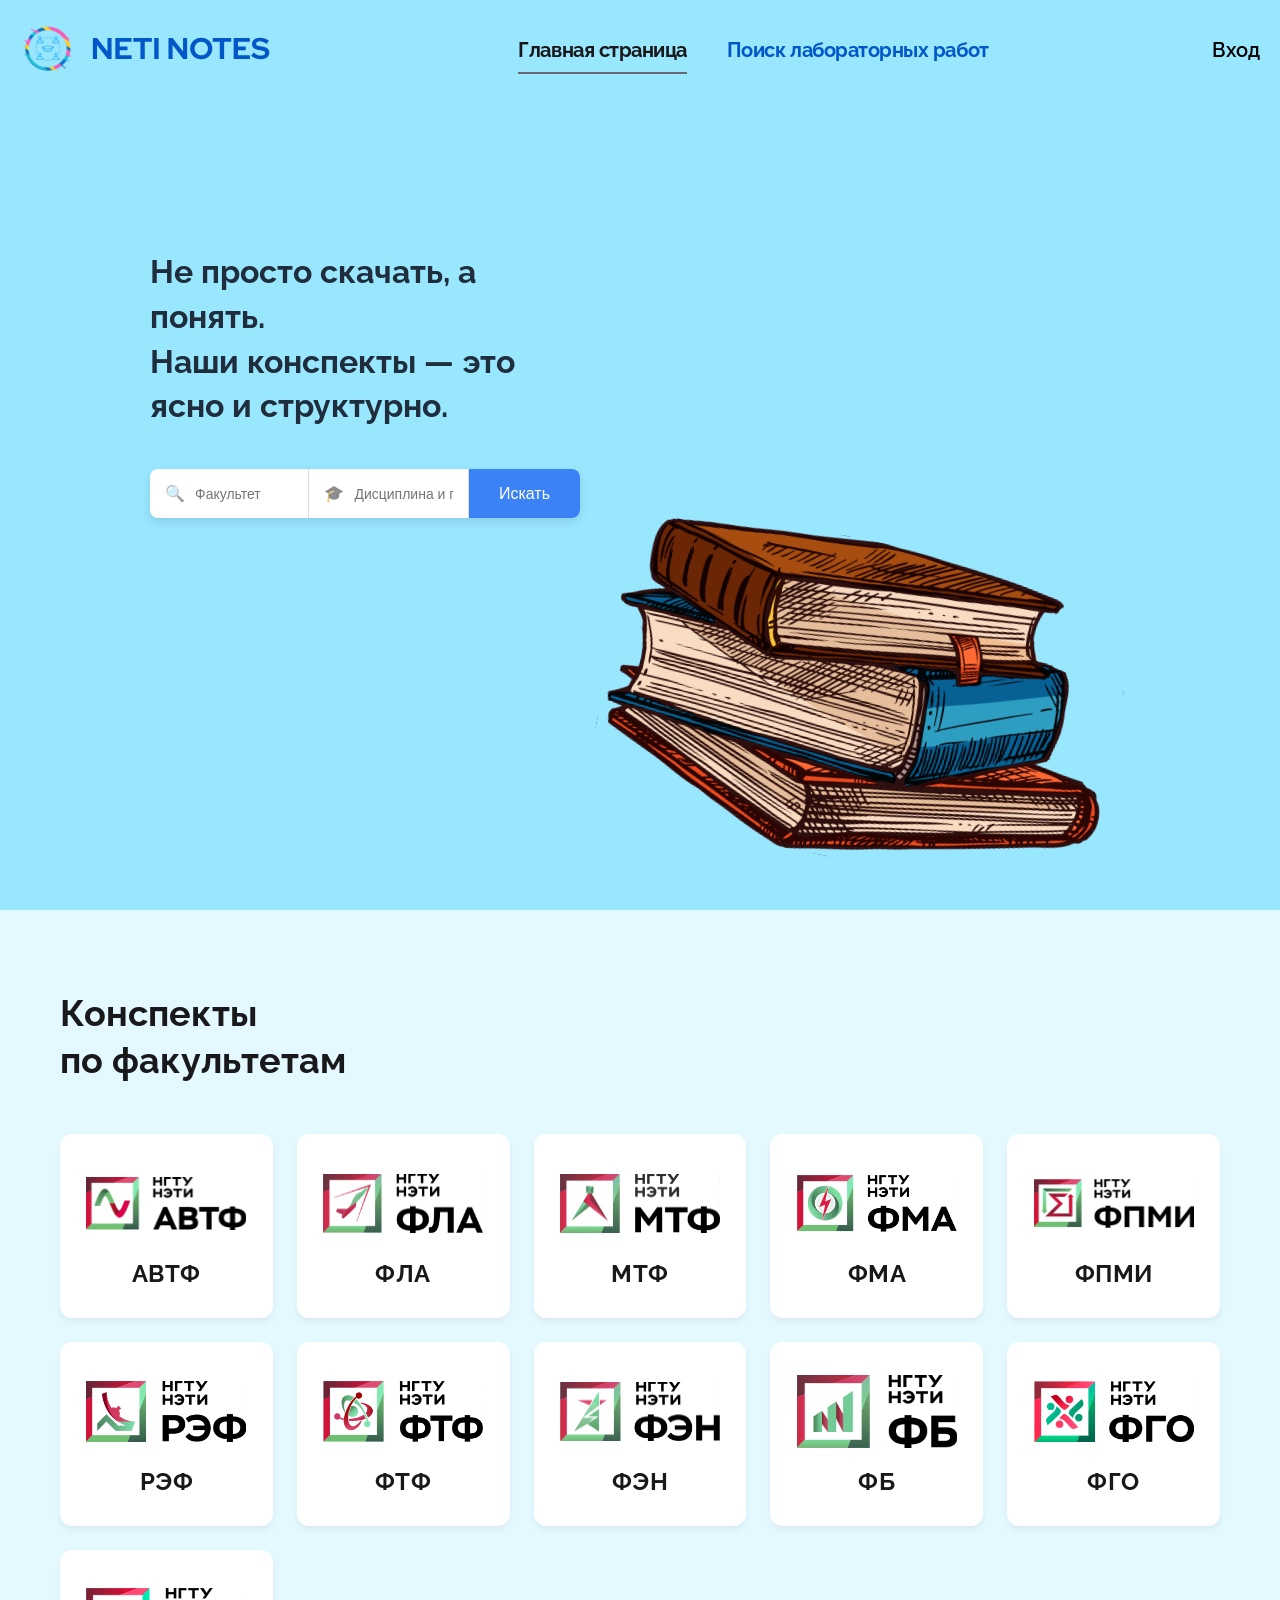
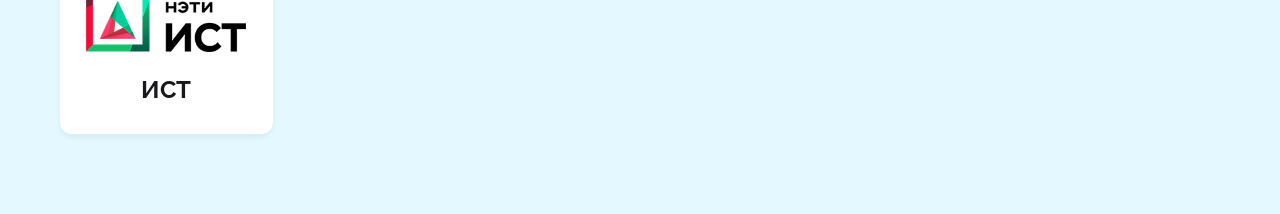
<file: index.html>
<!DOCTYPE html>
<html lang="en">
<head>
    <meta charset="UTF-8">
    <meta name="viewport" content="width=device-width, initial-scale=1.0">
    <title>NETI NOTES</title>
    <link rel="stylesheet" href="style.css">
    <link rel="shortcut icon" href="images/favicon.svg" type="image/x-icon">
    <link rel="preconnect" href="https://fonts.googleapis.com">
<link rel="preconnect" href="https://fonts.gstatic.com" crossorigin>
<link href="https://fonts.googleapis.com/css2?family=Raleway:ital,wght@0,100..900;1,100..900&family=Red+Hat+Display:ital,wght@0,300..900;1,300..900&display=swap" rel="stylesheet">
</head>
<body>
    <header class="header">
        <div class="header__container">
            <nav class="header__nav">
                <img src="images/neti notes.svg" alt="">

                 <button class="burger" id="burger">
                    <span></span>
                    <span></span>
                    <span></span>
                </button>

                <ul class="header__list">
                    <li class="header__list-item">
                        <a class="header__list-link active" href="">Главная страница</a>
                    </li>
                    <li>
                        <a class="header__list-link" href="">Поиск лабораторных работ</a>
                    </li>
                </ul>
                <a class="header__button" href="">Вход</a>
            </nav>
        </div>
    </header>
    <main>
        <section class="hero">
  <div class="container">
    <h1>
      Не просто скачать, а понять.<br>
      Наши конспекты — это ясно и структурно.
    </h1>
    <div class="search-bar">
      <div class="search-item">
        <span class="icon">🔍</span>
        <input type="text" placeholder="Факультет">
      </div>

      <div class="search-item">
        <span class="icon">🎓</span>
        <input type="text" placeholder="Дисциплина и преподаватель">
      </div>
      <button class="search-btn">Искать</button>
    </div>
  </div>
  <div class="hero-image">
    <img src="images/photo.svg" alt="">
  </div>
</section>
<section class="faculties">
            <div class="faculties__container">
                <h2 class="faculties__title">Конспекты<br><span class="faculties__subtitle">по факультетам</span></h2>
                
                <div class="faculties__grid">
                    <a href="AVTF.html" class="faculty-card">
                        <div class="faculty-card__logo">
                            <img src="images/AVTF.svg" alt="">
                        </div>
                        <span class="faculty-card__abbr">АВТФ</span>
                    </a>

                    <a href="FLA.html" class="faculty-card">
                        <div class="faculty-card__logo">
                            <img src="images/FLA.svg" alt="НГТУ НЭТИ">
                        </div>
                        <span class="faculty-card__abbr">ФЛА</span>
                    </a>

                    <a href="MTF.html" class="faculty-card">
                        <div class="faculty-card__logo">
                            <img src="images/MTF.svg" alt="НГТУ НЭТИ">
                        </div>
                        <span class="faculty-card__abbr">МТФ</span>
                    </a>

                    <a href="FMA.html" class="faculty-card">
                        <div class="faculty-card__logo">
                            <img src="images/FMA.svg" alt="НГТУ НЭТИ">
                        </div>
                        <span class="faculty-card__abbr">ФМА</span>
                    </a>

                    <a href="FPMI.html" class="faculty-card">
                        <div class="faculty-card__logo">
                            <img src="images/FPMI.svg" alt="НГТУ НЭТИ">
                        </div>
                        <span class="faculty-card__abbr">ФПМИ</span>
                    </a>

                    <a href="REF.html" class="faculty-card">
                        <div class="faculty-card__logo">
                            <img src="images/REF.svg" alt="НГТУ НЭТИ">
                        </div>
                        <span class="faculty-card__abbr">РЭФ</span>
                    </a>

                    <a href="FTF.html" class="faculty-card">
                        <div class="faculty-card__logo">
                            <img src="images/FTF.svg" alt="НГТУ НЭТИ">
                        </div>
                        <span class="faculty-card__abbr">ФТФ</span>
                    </a>

                    <a href="FEN.html" class="faculty-card">
                        <div class="faculty-card__logo">
                            <img src="images/FEN.svg" alt="НГТУ НЭТИ">
                        </div>
                        <span class="faculty-card__abbr">ФЭН</span>
                    </a>

                    <a href="FB.html" class="faculty-card">
                        <div class="faculty-card__logo">
                            <img src="images/FB.svg" alt="НГТУ НЭТИ">
                        </div>
                        <span class="faculty-card__abbr">ФБ</span>
                    </a>

                    <a href="FGO.html" class="faculty-card">
                        <div class="faculty-card__logo">
                            <img src="images/FGO.svg" alt="НГТУ НЭТИ">
                        </div>
                        <span class="faculty-card__abbr">ФГО</span>
                    </a>

                    <a href="IST.html" class="faculty-card">
                        <div class="faculty-card__logo">
                            <img src="images/IST.svg" alt="НГТУ НЭТИ">
                        </div>
                        <span class="faculty-card__abbr">ИСТ</span>
                    </a>
                </div>
            </div>
        </section>
    </main>
    <script>
const burger = document.getElementById('burger');
const menu = document.getElementById('menu');

burger.addEventListener('click', () => {
    burger.classList.toggle('active');
    menu.classList.toggle('active');
});
</script>
</body>
</html>
</file>
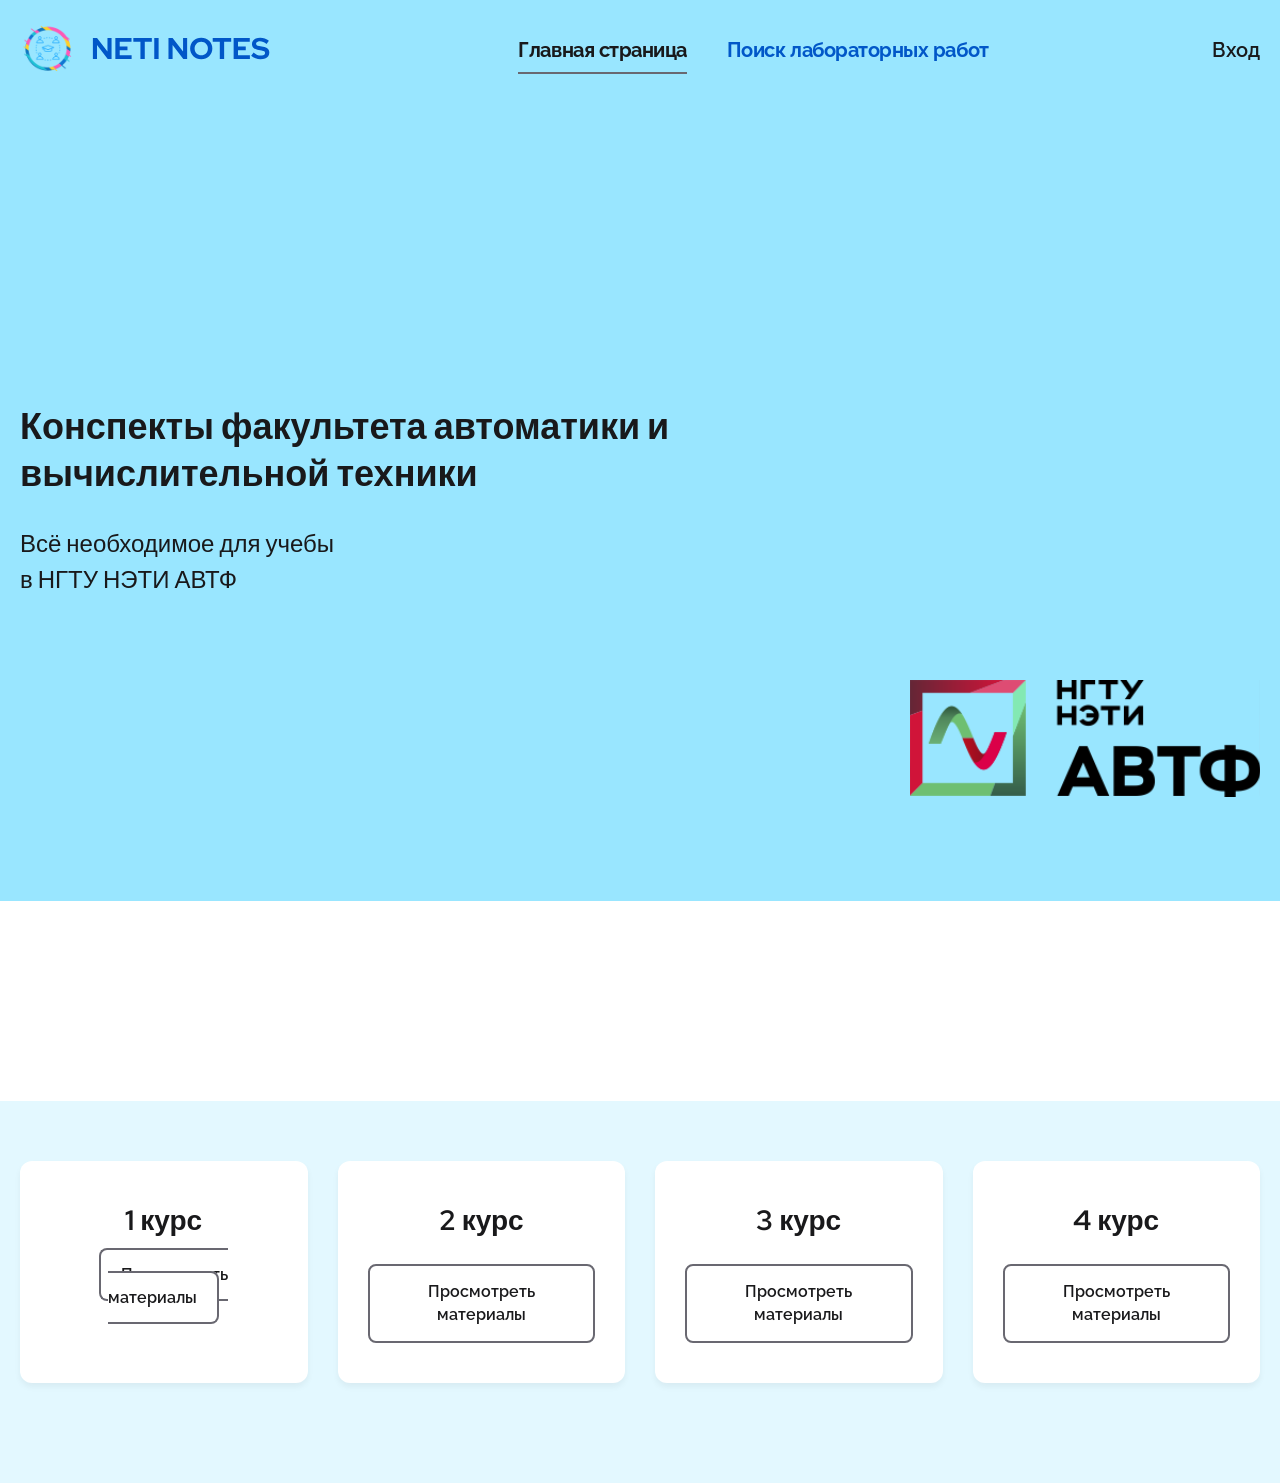
<file: AVTF.html>
<!DOCTYPE html>
<html lang="en">
<head>
    <meta charset="UTF-8">
    <meta name="viewport" content="width=device-width, initial-scale=1.0">
    <title>NETI NOTES AVTF</title>
    <link rel="stylesheet" href="style-faculty.css">
    <link rel="shortcut icon" href="images/favicon.svg" type="image/x-icon">
    <link rel="preconnect" href="https://fonts.googleapis.com">
<link rel="preconnect" href="https://fonts.gstatic.com" crossorigin>
<link href="https://fonts.googleapis.com/css2?family=Raleway:ital,wght@0,100..900;1,100..900&family=Red+Hat+Display:ital,wght@0,300..900;1,300..900&display=swap" rel="stylesheet">
</head>
<body>
    <header class="header">
        <div class="header__container">
            <nav class="header__nav">
                <img src="images/neti notes.svg" alt="">
                <ul class="header__list">
                    <li class="header__list-item">
                        <a class="header__list-link active" href="index.html">Главная страница</a>
                    </li>
                        <a class="header__list-link" href="">Поиск лабораторных работ</a>
                    </li>
                </ul>
                <a class="header__button" href="">Вход</a>
            </nav>
        </div>
    </header>
    <section class="hero">
        <div class="hero__container">
            <div class="hero__content">
                <h1 class="hero__title">Конспекты факультета автоматики и вычислительной техники</h1>
                <p class="hero__subtitle">Всё необходимое для учебы<br>в НГТУ НЭТИ АВТФ</p>
            </div>
            <div class="hero-image">
                <img src="images/AVTF.svg">
             </div>
        </div>
    </section>
    <div class="divider"></div>
    <section class="courses">
        <div class="courses__container">
            <div class="courses__grid">
                <div class="course-card">
                    <h3 class="course-card__title">1 курс</h3>
                    <a class="course-card__button" href="https://disk.yandex.ru/d/03XoTlEScSz5Ng">Просмотреть материалы</a>
                </div>
                <div class="course-card">
                    <h3 class="course-card__title">2 курс</h3>
                    <button class="course-card__button">Просмотреть материалы</button>
                </div>
                <div class="course-card">
                    <h3 class="course-card__title">3 курс</h3>
                    <button class="course-card__button">Просмотреть материалы</button>
                </div>
                <div class="course-card">
                    <h3 class="course-card__title">4 курс</h3>
                    <button class="course-card__button">Просмотреть материалы</button>
                </div>
            </div>
        </div>
    </section>
</body>
</html>
</file>
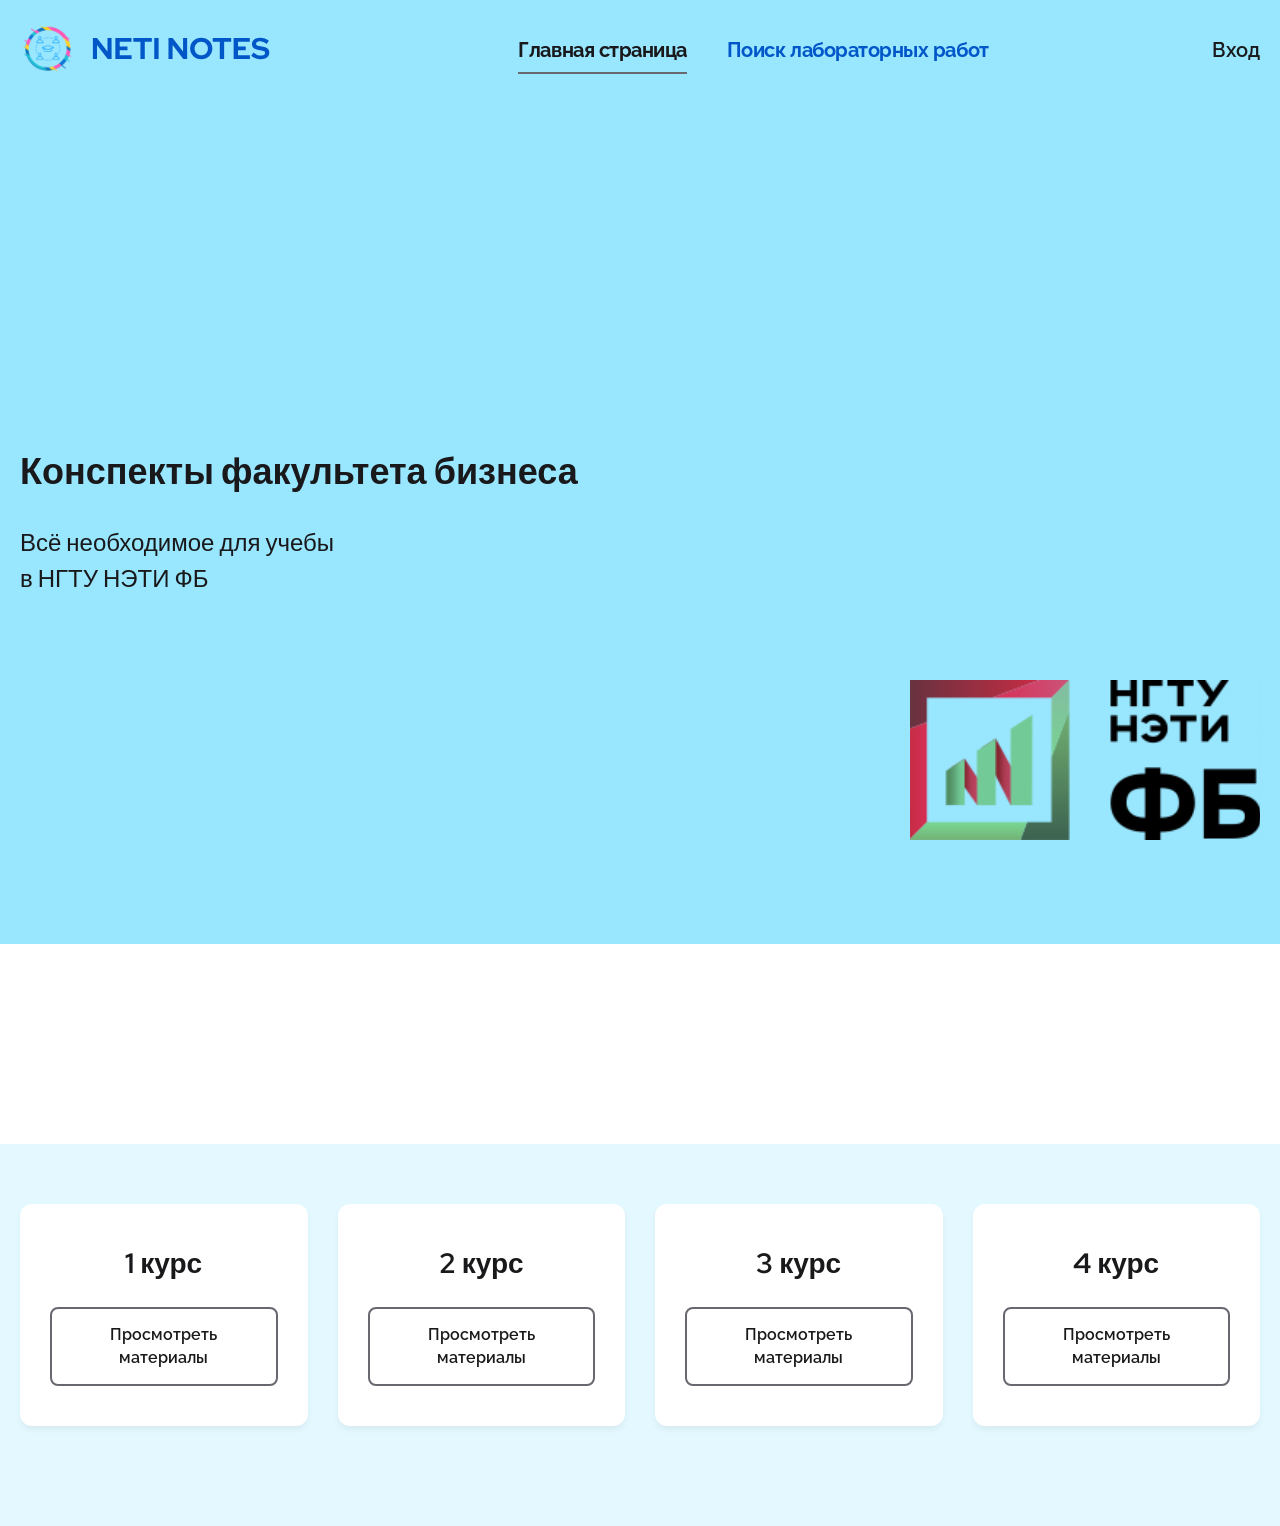
<file: FB.html>
<!DOCTYPE html>
<html lang="en">
<head>
    <meta charset="UTF-8">
    <meta name="viewport" content="width=device-width, initial-scale=1.0">
    <title>NETI NOTES AVTF</title>
    <link rel="stylesheet" href="style-faculty.css">
    <link rel="shortcut icon" href="images/favicon.svg" type="image/x-icon">
    <link rel="preconnect" href="https://fonts.googleapis.com">
<link rel="preconnect" href="https://fonts.gstatic.com" crossorigin>
<link href="https://fonts.googleapis.com/css2?family=Raleway:ital,wght@0,100..900;1,100..900&family=Red+Hat+Display:ital,wght@0,300..900;1,300..900&display=swap" rel="stylesheet">
</head>
<body>
    <header class="header">
        <div class="header__container">
            <nav class="header__nav">
                <img src="images/neti notes.svg" alt="">
                <ul class="header__list">
                    <li class="header__list-item">
                        <a class="header__list-link active" href="index.html">Главная страница</a>
                    </li>
                    <li>
                        <a class="header__list-link" href="">Поиск лабораторных работ</a>
                    </li>
                </ul>
                <a class="header__button" href="">Вход</a>
            </nav>
        </div>
    </header>
    <section class="hero">
        <div class="hero__container">
            <div class="hero__content">
                <h1 class="hero__title">Конспекты факультета бизнеса</h1>
                <p class="hero__subtitle">Всё необходимое для учебы<br>в НГТУ НЭТИ ФБ</p>
            </div>
            <div class="hero-image">
                <img src="images/FB.svg">
             </div>
        </div>
    </section>
    <div class="divider"></div>
    <section class="courses">
        <div class="courses__container">
            <div class="courses__grid">
                <div class="course-card">
                    <h3 class="course-card__title">1 курс</h3>
                    <button class="course-card__button">Просмотреть материалы</button>
                </div>
                <div class="course-card">
                    <h3 class="course-card__title">2 курс</h3>
                    <button class="course-card__button">Просмотреть материалы</button>
                </div>
                <div class="course-card">
                    <h3 class="course-card__title">3 курс</h3>
                    <button class="course-card__button">Просмотреть материалы</button>
                </div>
                <div class="course-card">
                    <h3 class="course-card__title">4 курс</h3>
                    <button class="course-card__button">Просмотреть материалы</button>
                </div>
            </div>
        </div>
    </section>
</body>
</html>
</file>
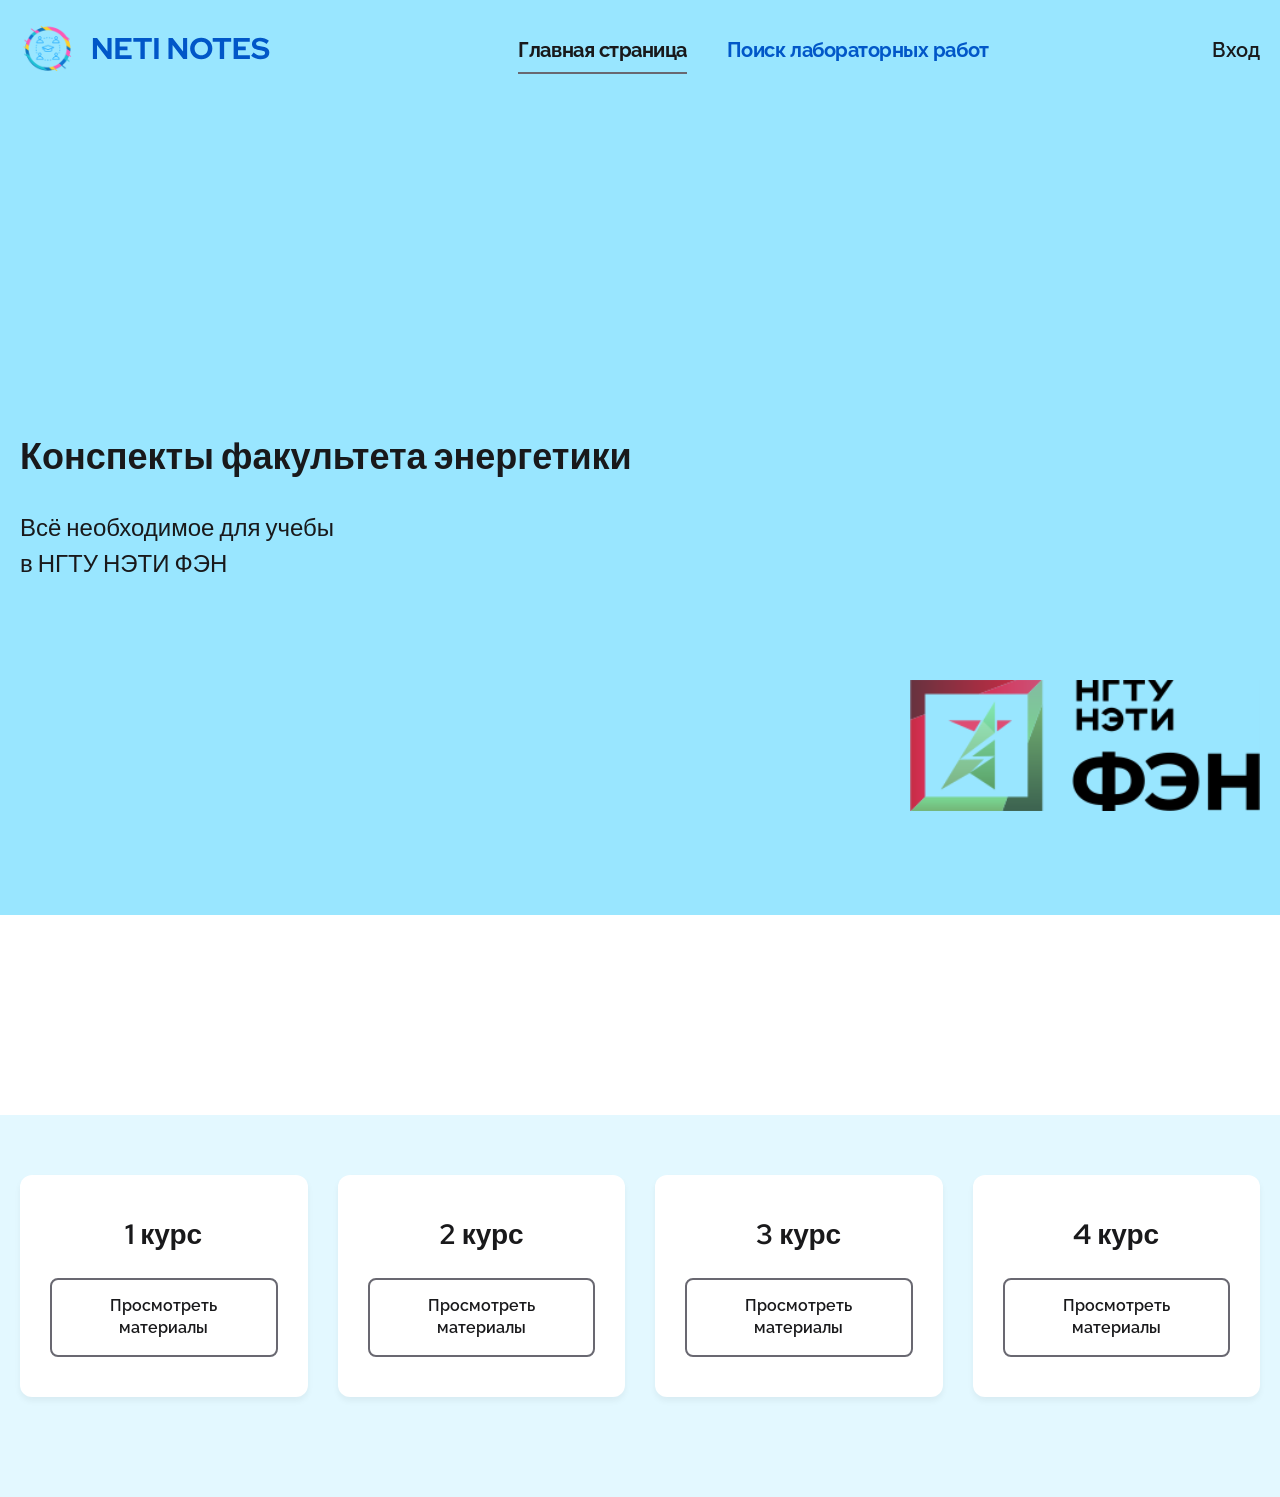
<file: FEN.html>
<!DOCTYPE html>
<html lang="en">
<head>
    <meta charset="UTF-8">
    <meta name="viewport" content="width=device-width, initial-scale=1.0">
    <title>NETI NOTES AVTF</title>
    <link rel="stylesheet" href="style-faculty.css">
    <link rel="shortcut icon" href="images/favicon.svg" type="image/x-icon">
    <link rel="preconnect" href="https://fonts.googleapis.com">
<link rel="preconnect" href="https://fonts.gstatic.com" crossorigin>
<link href="https://fonts.googleapis.com/css2?family=Raleway:ital,wght@0,100..900;1,100..900&family=Red+Hat+Display:ital,wght@0,300..900;1,300..900&display=swap" rel="stylesheet">
</head>
<body>
    <header class="header">
        <div class="header__container">
            <nav class="header__nav">
                <img src="images/neti notes.svg" alt="">
                <ul class="header__list">
                    <li class="header__list-item">
                        <a class="header__list-link active" href="index.html">Главная страница</a>
                    </li>
                    <li>
                        <a class="header__list-link" href="">Поиск лабораторных работ</a>
                    </li>
                </ul>
                <a class="header__button" href="">Вход</a>
            </nav>
        </div>
    </header>
    <section class="hero">
        <div class="hero__container">
            <div class="hero__content">
                <h1 class="hero__title">Конспекты факультета энергетики</h1>
                <p class="hero__subtitle">Всё необходимое для учебы<br>в НГТУ НЭТИ ФЭН</p>
            </div>
            <div class="hero-image">
                <img src="images/FEN.svg">
             </div>
        </div>
    </section>
    <div class="divider"></div>
    <section class="courses">
        <div class="courses__container">
            <div class="courses__grid">
                <div class="course-card">
                    <h3 class="course-card__title">1 курс</h3>
                    <button class="course-card__button">Просмотреть материалы</button>
                </div>
                <div class="course-card">
                    <h3 class="course-card__title">2 курс</h3>
                    <button class="course-card__button">Просмотреть материалы</button>
                </div>
                <div class="course-card">
                    <h3 class="course-card__title">3 курс</h3>
                    <button class="course-card__button">Просмотреть материалы</button>
                </div>
                <div class="course-card">
                    <h3 class="course-card__title">4 курс</h3>
                    <button class="course-card__button">Просмотреть материалы</button>
                </div>
            </div>
        </div>
    </section>
</body>
</html>
</file>
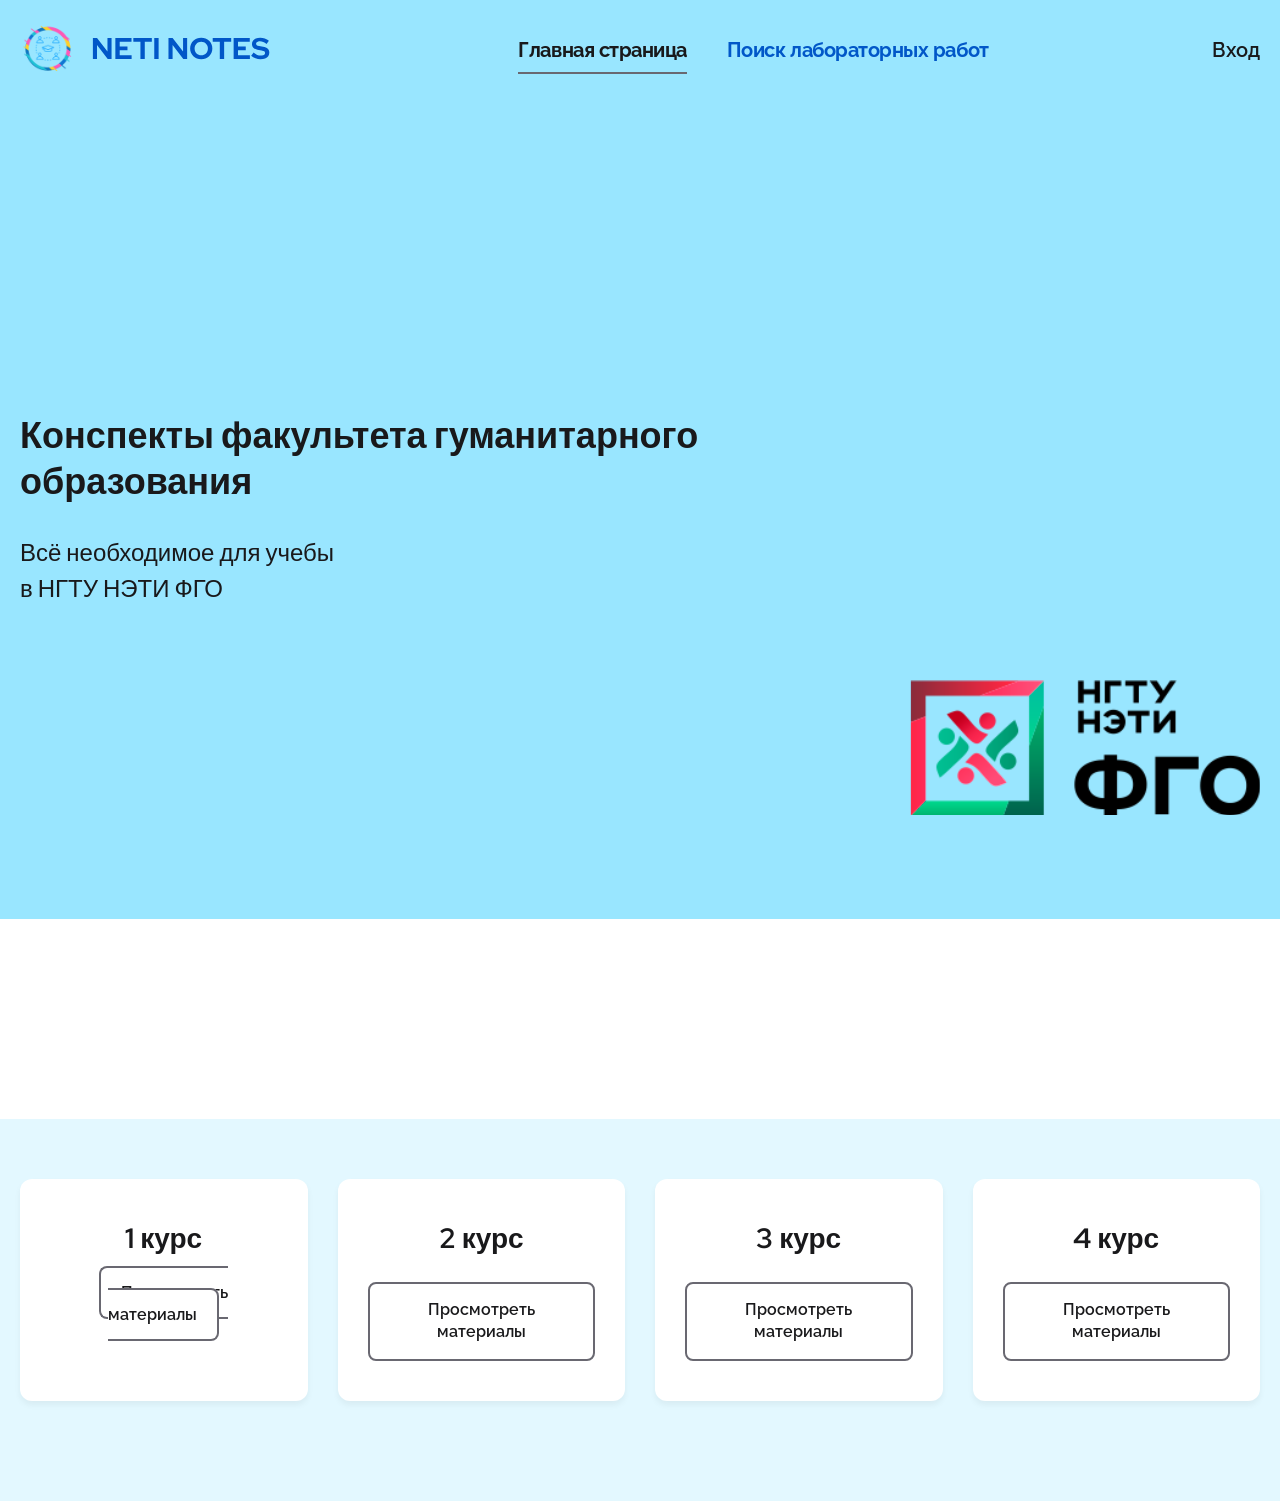
<file: FGO.html>
<!DOCTYPE html>
<html lang="en">
<head>
    <meta charset="UTF-8">
    <meta name="viewport" content="width=device-width, initial-scale=1.0">
    <title>NETI NOTES AVTF</title>
    <link rel="stylesheet" href="style-faculty.css">
    <link rel="shortcut icon" href="images/favicon.svg" type="image/x-icon">
    <link rel="preconnect" href="https://fonts.googleapis.com">
<link rel="preconnect" href="https://fonts.gstatic.com" crossorigin>
<link href="https://fonts.googleapis.com/css2?family=Raleway:ital,wght@0,100..900;1,100..900&family=Red+Hat+Display:ital,wght@0,300..900;1,300..900&display=swap" rel="stylesheet">
</head>
<body>
    <header class="header">
        <div class="header__container">
            <nav class="header__nav">
                <img src="images/neti notes.svg" alt="">
                <ul class="header__list">
                    <li class="header__list-item">
                        <a class="header__list-link active" href="index.html">Главная страница</a>
                    </li>
                    <li>
                        <a class="header__list-link" href="">Поиск лабораторных работ</a>
                    </li>
                </ul>
                <a class="header__button" href="">Вход</a>
            </nav>
        </div>
    </header>
    <section class="hero">
        <div class="hero__container">
            <div class="hero__content">
                <h1 class="hero__title">Конспекты факультета гуманитарного образования</h1>
                <p class="hero__subtitle">Всё необходимое для учебы<br>в НГТУ НЭТИ ФГО</p>
            </div>
            <div class="hero-image">
                <img src="images/FGO.svg">
             </div>
        </div>
    </section>
    <div class="divider"></div>
    <section class="courses">
        <div class="courses__container">
            <div class="courses__grid">
                <div class="course-card">
                    <h3 class="course-card__title">1 курс</h3>
                    <a class="course-card__button" href="https://disk.yandex.ru/d/Pp8J6hFqJc5aQA">Просмотреть материалы</a>
                </div>
                <div class="course-card">
                    <h3 class="course-card__title">2 курс</h3>
                    <button class="course-card__button">Просмотреть материалы</button>
                </div>
                <div class="course-card">
                    <h3 class="course-card__title">3 курс</h3>
                    <button class="course-card__button">Просмотреть материалы</button>
                </div>
                <div class="course-card">
                    <h3 class="course-card__title">4 курс</h3>
                    <button class="course-card__button">Просмотреть материалы</button>
                </div>
            </div>
        </div>
    </section>
</body>
</html>
</file>
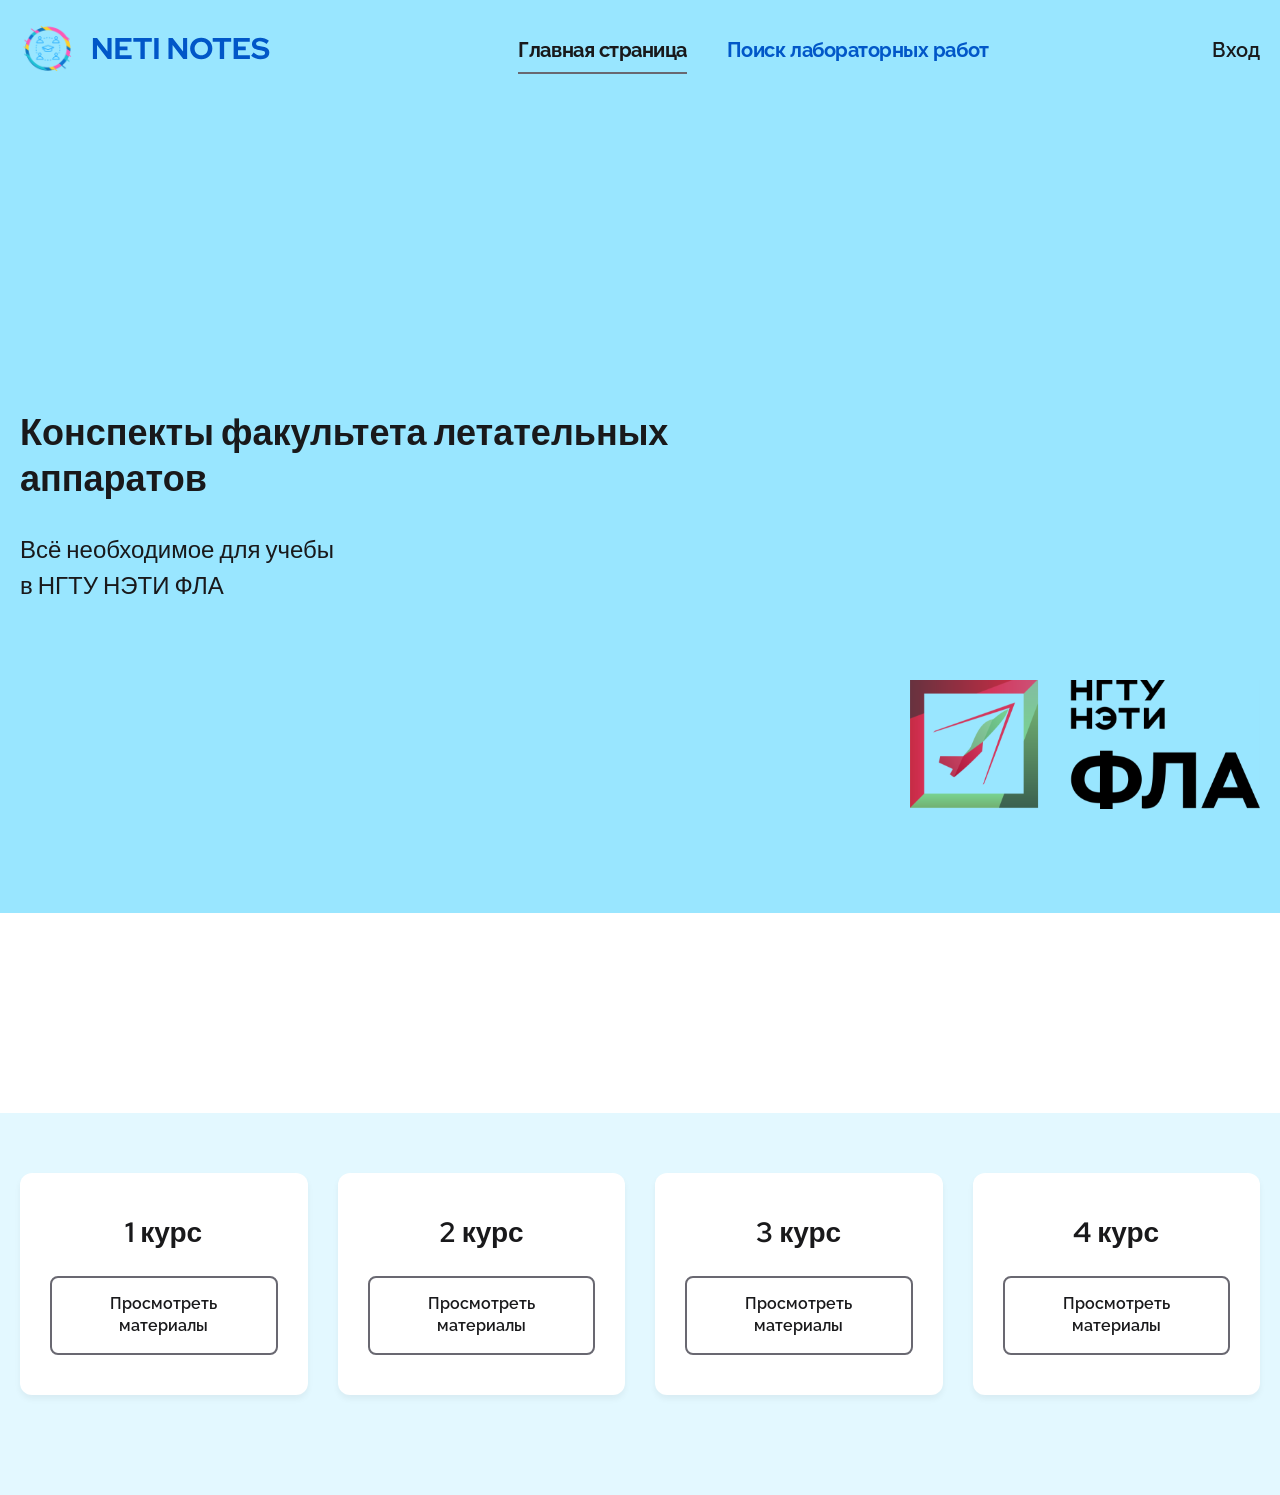
<file: FLA.html>
<!DOCTYPE html>
<html lang="en">
<head>
    <meta charset="UTF-8">
    <meta name="viewport" content="width=device-width, initial-scale=1.0">
    <title>NETI NOTES AVTF</title>
    <link rel="stylesheet" href="style-faculty.css">
    <link rel="shortcut icon" href="images/favicon.svg" type="image/x-icon">
    <link rel="preconnect" href="https://fonts.googleapis.com">
<link rel="preconnect" href="https://fonts.gstatic.com" crossorigin>
<link href="https://fonts.googleapis.com/css2?family=Raleway:ital,wght@0,100..900;1,100..900&family=Red+Hat+Display:ital,wght@0,300..900;1,300..900&display=swap" rel="stylesheet">
</head>
<body>
    <header class="header">
        <div class="header__container">
            <nav class="header__nav">
                <img src="images/neti notes.svg" alt="">
                <ul class="header__list">
                    <li class="header__list-item">
                        <a class="header__list-link active" href="index.html">Главная страница</a>
                    </li>
                    <li>
                        <a class="header__list-link" href="">Поиск лабораторных работ</a>
                    </li>
                </ul>
                <a class="header__button" href="">Вход</a>
            </nav>
        </div>
    </header>
    <section class="hero">
        <div class="hero__container">
            <div class="hero__content">
                <h1 class="hero__title">Конспекты факультета летательных аппаратов</h1>
                <p class="hero__subtitle">Всё необходимое для учебы<br>в НГТУ НЭТИ ФЛА</p>
            </div>
            <div class="hero-image">
                <img src="images/FLA.svg">
             </div>
        </div>
    </section>
    <div class="divider"></div>
    <section class="courses">
        <div class="courses__container">
            <div class="courses__grid">
                <div class="course-card">
                    <h3 class="course-card__title">1 курс</h3>
                    <button class="course-card__button">Просмотреть материалы</button>
                </div>
                <div class="course-card">
                    <h3 class="course-card__title">2 курс</h3>
                    <button class="course-card__button">Просмотреть материалы</button>
                </div>
                <div class="course-card">
                    <h3 class="course-card__title">3 курс</h3>
                    <button class="course-card__button">Просмотреть материалы</button>
                </div>
                <div class="course-card">
                    <h3 class="course-card__title">4 курс</h3>
                    <button class="course-card__button">Просмотреть материалы</button>
                </div>
            </div>
        </div>
    </section>
</body>
</html>
</file>
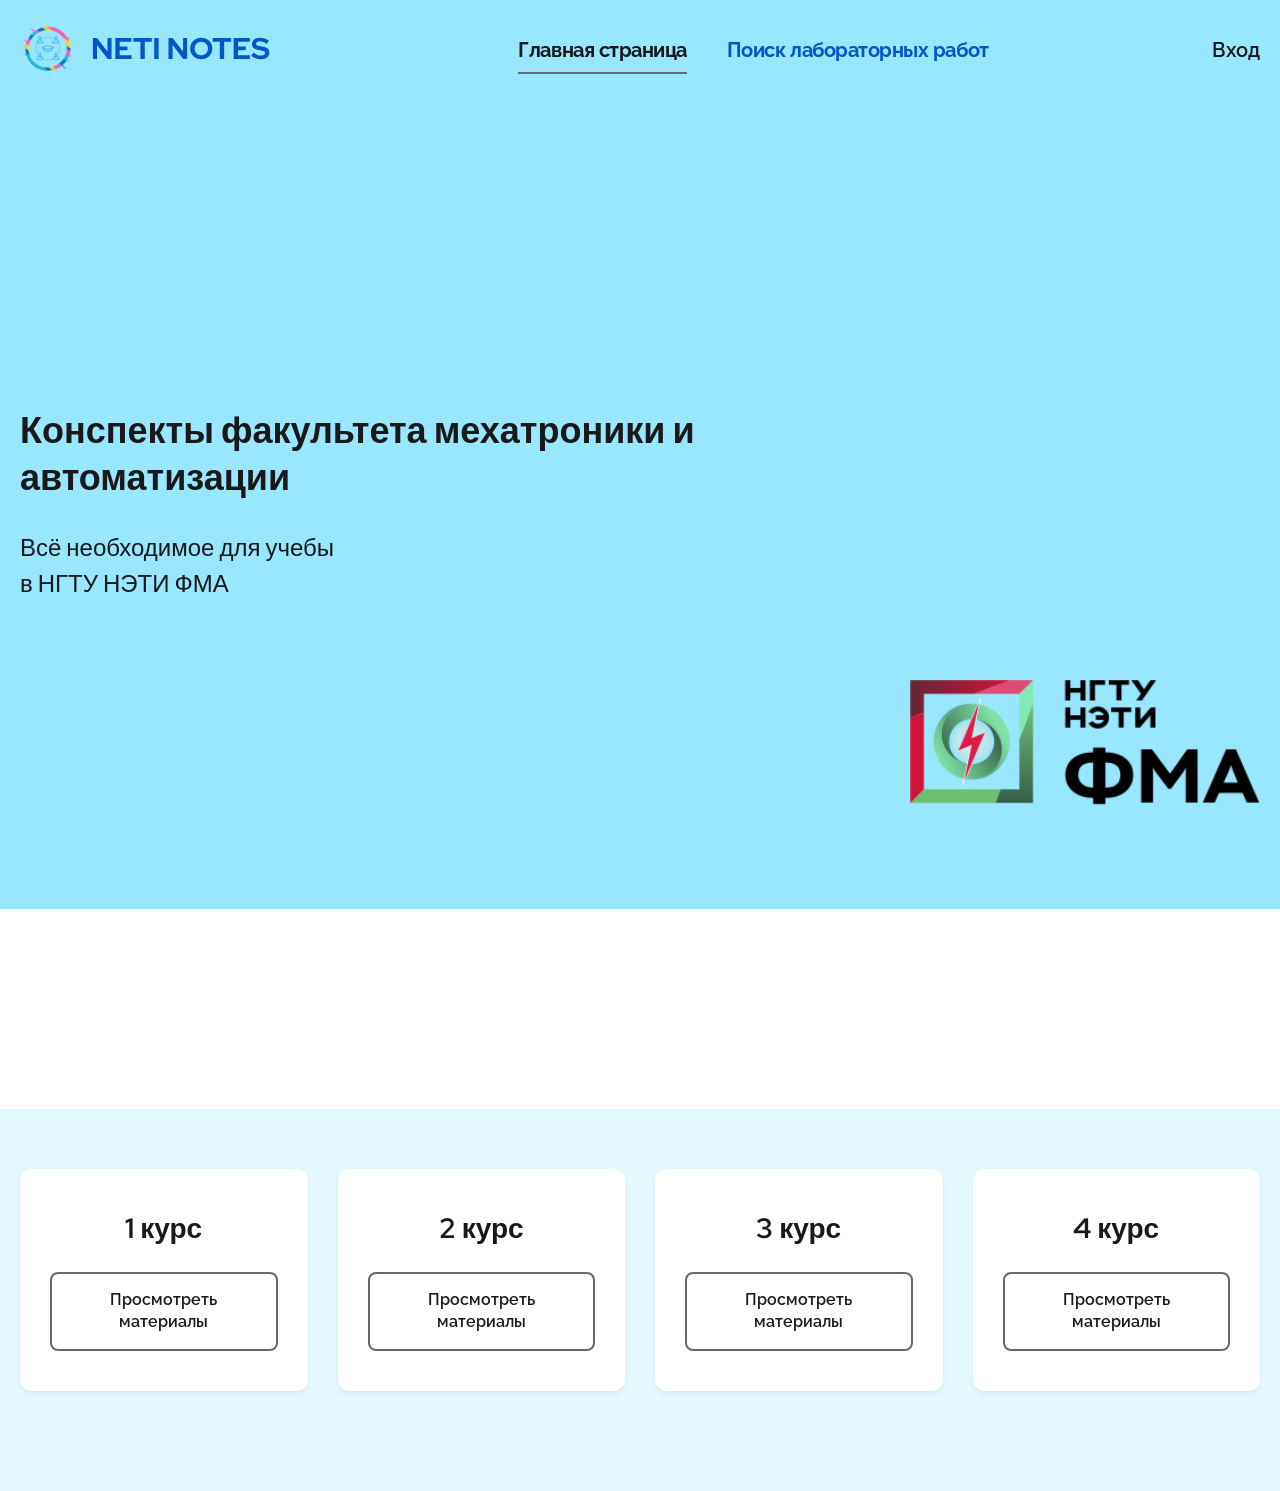
<file: FMA.html>
<!DOCTYPE html>
<html lang="en">
<head>
    <meta charset="UTF-8">
    <meta name="viewport" content="width=device-width, initial-scale=1.0">
    <title>NETI NOTES AVTF</title>
    <link rel="stylesheet" href="style-faculty.css">
    <link rel="shortcut icon" href="images/favicon.svg" type="image/x-icon">
    <link rel="preconnect" href="https://fonts.googleapis.com">
<link rel="preconnect" href="https://fonts.gstatic.com" crossorigin>
<link href="https://fonts.googleapis.com/css2?family=Raleway:ital,wght@0,100..900;1,100..900&family=Red+Hat+Display:ital,wght@0,300..900;1,300..900&display=swap" rel="stylesheet">
</head>
<body>
    <header class="header">
        <div class="header__container">
            <nav class="header__nav">
                <img src="images/neti notes.svg" alt="">
                <ul class="header__list">
                    <li class="header__list-item">
                        <a class="header__list-link active" href="index.html">Главная страница</a>
                    </li>
                    <li>
                        <a class="header__list-link" href="">Поиск лабораторных работ</a>
                    </li>
                </ul>
                <a class="header__button" href="">Вход</a>
            </nav>
        </div>
    </header>
    <section class="hero">
        <div class="hero__container">
            <div class="hero__content">
                <h1 class="hero__title">Конспекты факультета мехатроники и автоматизации</h1>
                <p class="hero__subtitle">Всё необходимое для учебы<br>в НГТУ НЭТИ ФМА</p>
            </div>
            <div class="hero-image">
                <img src="images/FMA.svg">
             </div>
        </div>
    </section>
    <div class="divider"></div>
    <section class="courses">
        <div class="courses__container">
            <div class="courses__grid">
                <div class="course-card">
                    <h3 class="course-card__title">1 курс</h3>
                    <button class="course-card__button">Просмотреть материалы</button>
                </div>
                <div class="course-card">
                    <h3 class="course-card__title">2 курс</h3>
                    <button class="course-card__button">Просмотреть материалы</button>
                </div>
                <div class="course-card">
                    <h3 class="course-card__title">3 курс</h3>
                    <button class="course-card__button">Просмотреть материалы</button>
                </div>
                <div class="course-card">
                    <h3 class="course-card__title">4 курс</h3>
                    <button class="course-card__button">Просмотреть материалы</button>
                </div>
            </div>
        </div>
    </section>
</body>
</html>
</file>
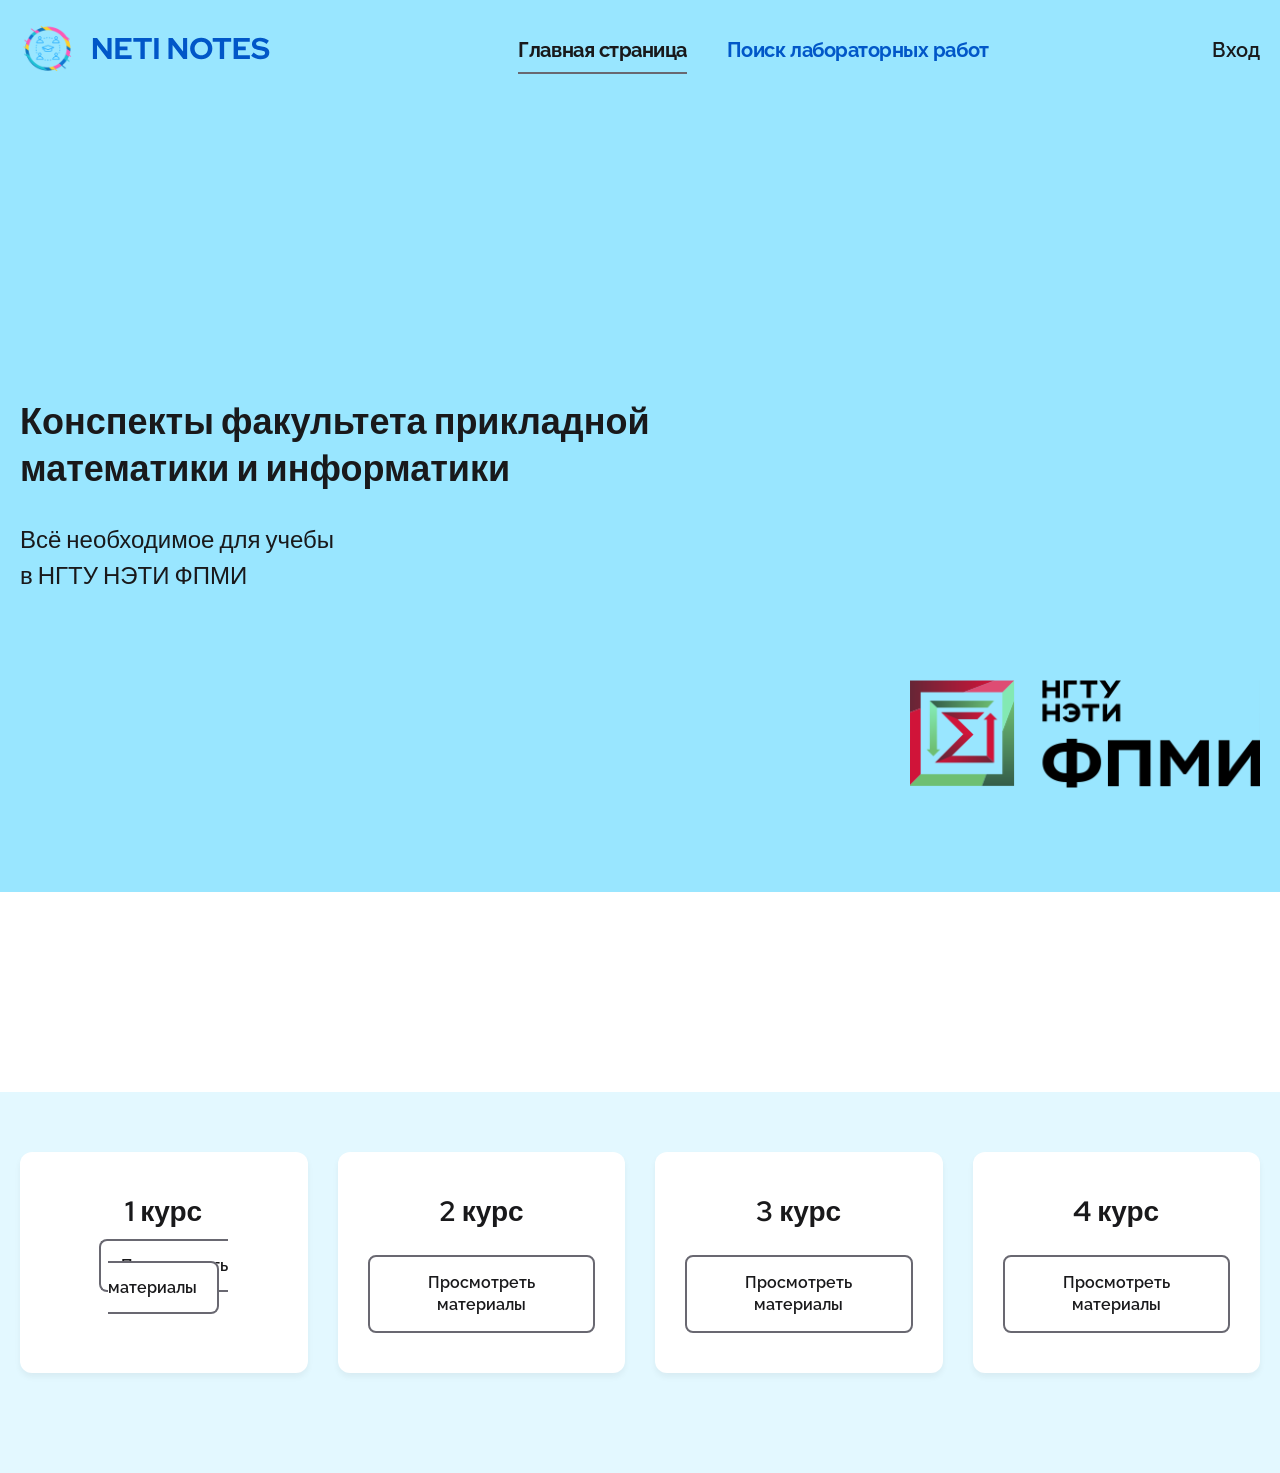
<file: FPMI.html>
<!DOCTYPE html>
<html lang="en">
<head>
    <meta charset="UTF-8">
    <meta name="viewport" content="width=device-width, initial-scale=1.0">
    <title>NETI NOTES AVTF</title>
    <link rel="stylesheet" href="style-faculty.css">
    <link rel="shortcut icon" href="images/favicon.svg" type="image/x-icon">
    <link rel="preconnect" href="https://fonts.googleapis.com">
<link rel="preconnect" href="https://fonts.gstatic.com" crossorigin>
<link href="https://fonts.googleapis.com/css2?family=Raleway:ital,wght@0,100..900;1,100..900&family=Red+Hat+Display:ital,wght@0,300..900;1,300..900&display=swap" rel="stylesheet">
</head>
<body>
    <header class="header">
        <div class="header__container">
            <nav class="header__nav">
                <img src="images/neti notes.svg" alt="">
                <ul class="header__list">
                    <li class="header__list-item">
                        <a class="header__list-link active" href="index.html">Главная страница</a>
                    </li>
                    <li>
                        <a class="header__list-link" href="">Поиск лабораторных работ</a>
                    </li>
                </ul>
                <a class="header__button" href="">Вход</a>
            </nav>
        </div>
    </header>
    <section class="hero">
        <div class="hero__container">
            <div class="hero__content">
                <h1 class="hero__title">Конспекты факультета прикладной математики и информатики</h1>
                <p class="hero__subtitle">Всё необходимое для учебы<br>в НГТУ НЭТИ ФПМИ</p>
            </div>
            <div class="hero-image">
                <img src="images/FPMI.svg">
             </div>
        </div>
    </section>
    <div class="divider"></div>
    <section class="courses">
        <div class="courses__container">
            <div class="courses__grid">
                <div class="course-card">
                    <h3 class="course-card__title">1 курс</h3>
                    <a class="course-card__button" href="https://disk.yandex.ru/d/sizlXFdw7uF_Kg">Просмотреть материалы</a>
                </div>
                <div class="course-card">
                    <h3 class="course-card__title">2 курс</h3>
                    <button class="course-card__button">Просмотреть материалы</button>
                </div>
                <div class="course-card">
                    <h3 class="course-card__title">3 курс</h3>
                    <button class="course-card__button">Просмотреть материалы</button>
                </div>
                <div class="course-card">
                    <h3 class="course-card__title">4 курс</h3>
                    <button class="course-card__button">Просмотреть материалы</button>
                </div>
            </div>
        </div>
    </section>
</body>
</html>
</file>
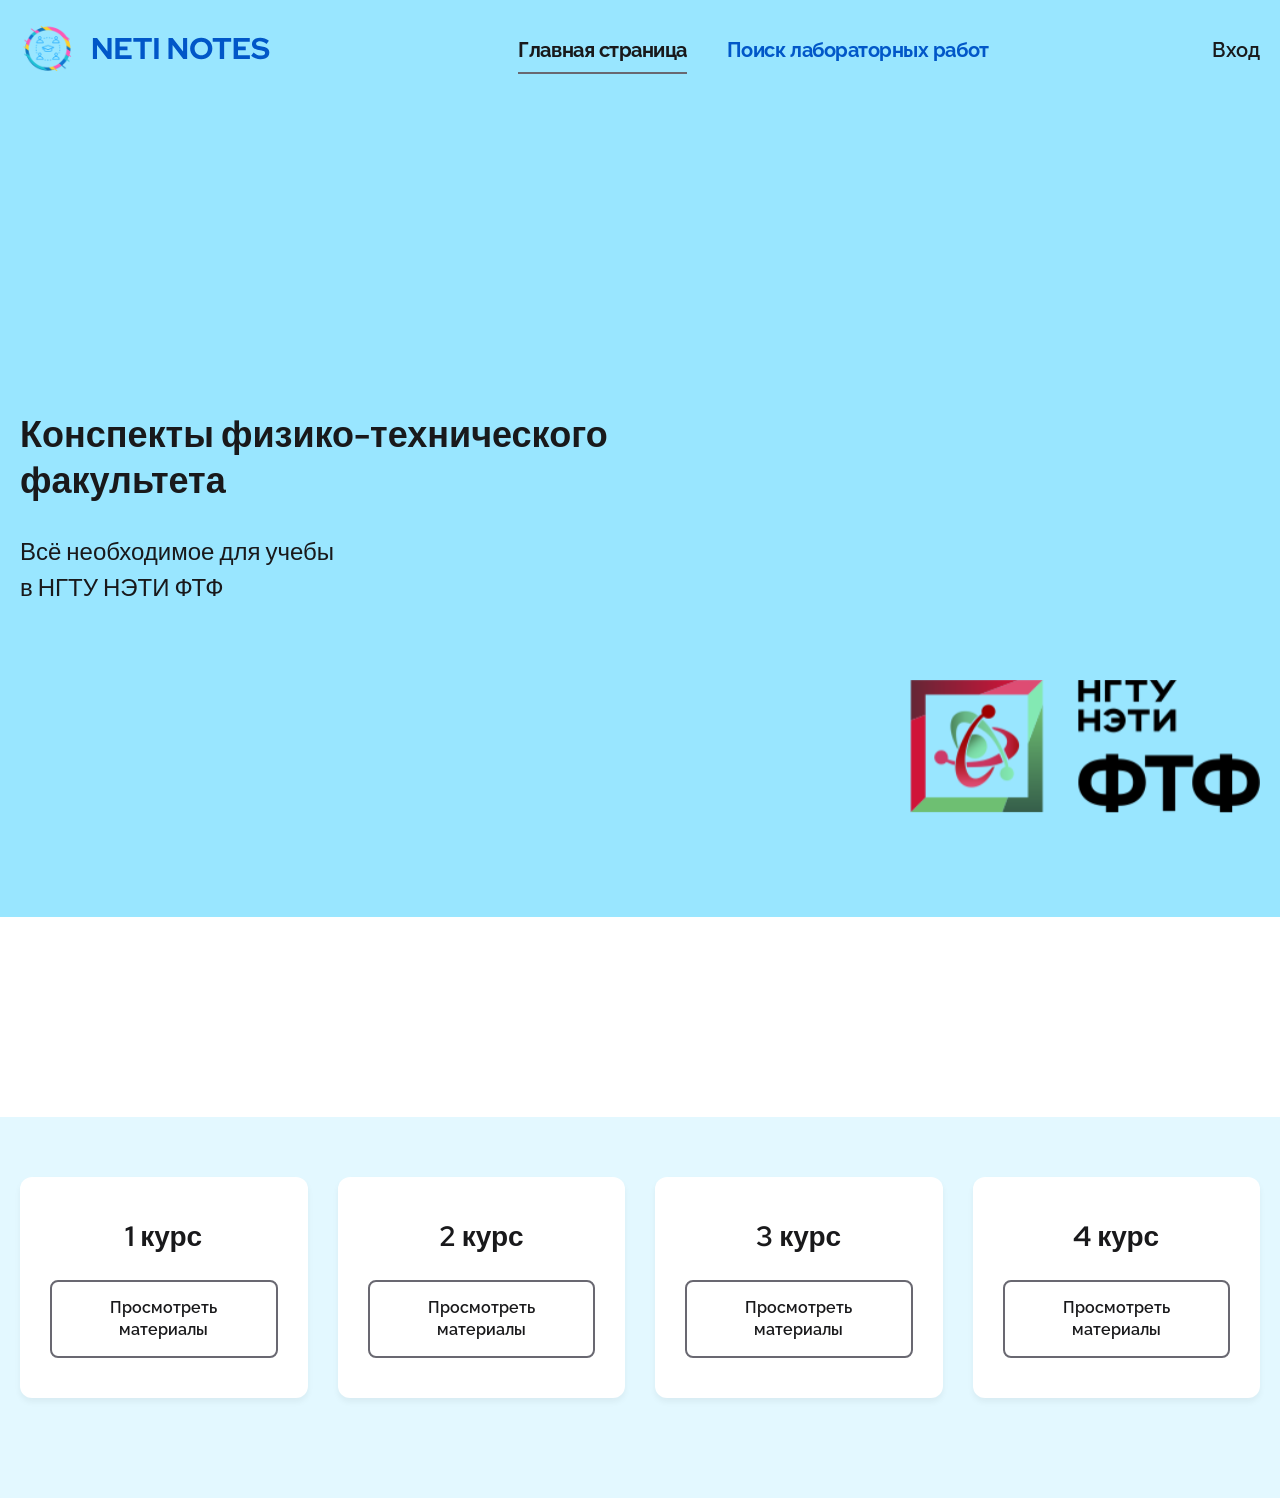
<file: FTF.html>
<!DOCTYPE html>
<html lang="en">
<head>
    <meta charset="UTF-8">
    <meta name="viewport" content="width=device-width, initial-scale=1.0">
    <title>NETI NOTES AVTF</title>
    <link rel="stylesheet" href="style-faculty.css">
    <link rel="shortcut icon" href="images/favicon.svg" type="image/x-icon">
    <link rel="preconnect" href="https://fonts.googleapis.com">
<link rel="preconnect" href="https://fonts.gstatic.com" crossorigin>
<link href="https://fonts.googleapis.com/css2?family=Raleway:ital,wght@0,100..900;1,100..900&family=Red+Hat+Display:ital,wght@0,300..900;1,300..900&display=swap" rel="stylesheet">
</head>
<body>
    <header class="header">
        <div class="header__container">
            <nav class="header__nav">
                <img src="images/neti notes.svg" alt="">
                <ul class="header__list">
                    <li class="header__list-item">
                        <a class="header__list-link active" href="index.html">Главная страница</a>
                    </li>
                    <li>
                        <a class="header__list-link" href="">Поиск лабораторных работ</a>
                    </li>
                </ul>
                <a class="header__button" href="">Вход</a>
            </nav>
        </div>
    </header>
    <section class="hero">
        <div class="hero__container">
            <div class="hero__content">
                <h1 class="hero__title">Конспекты физико-технического факультета </h1>
                <p class="hero__subtitle">Всё необходимое для учебы<br>в НГТУ НЭТИ ФТФ</p>
            </div>
            <div class="hero-image">
                <img src="images/FTF.svg">
             </div>
        </div>
    </section>
    <div class="divider"></div>
    <section class="courses">
        <div class="courses__container">
            <div class="courses__grid">
                <div class="course-card">
                    <h3 class="course-card__title">1 курс</h3>
                    <button class="course-card__button">Просмотреть материалы</button>
                </div>
                <div class="course-card">
                    <h3 class="course-card__title">2 курс</h3>
                    <button class="course-card__button">Просмотреть материалы</button>
                </div>
                <div class="course-card">
                    <h3 class="course-card__title">3 курс</h3>
                    <button class="course-card__button">Просмотреть материалы</button>
                </div>
                <div class="course-card">
                    <h3 class="course-card__title">4 курс</h3>
                    <button class="course-card__button">Просмотреть материалы</button>
                </div>
            </div>
        </div>
    </section>
</body>
</html>
</file>
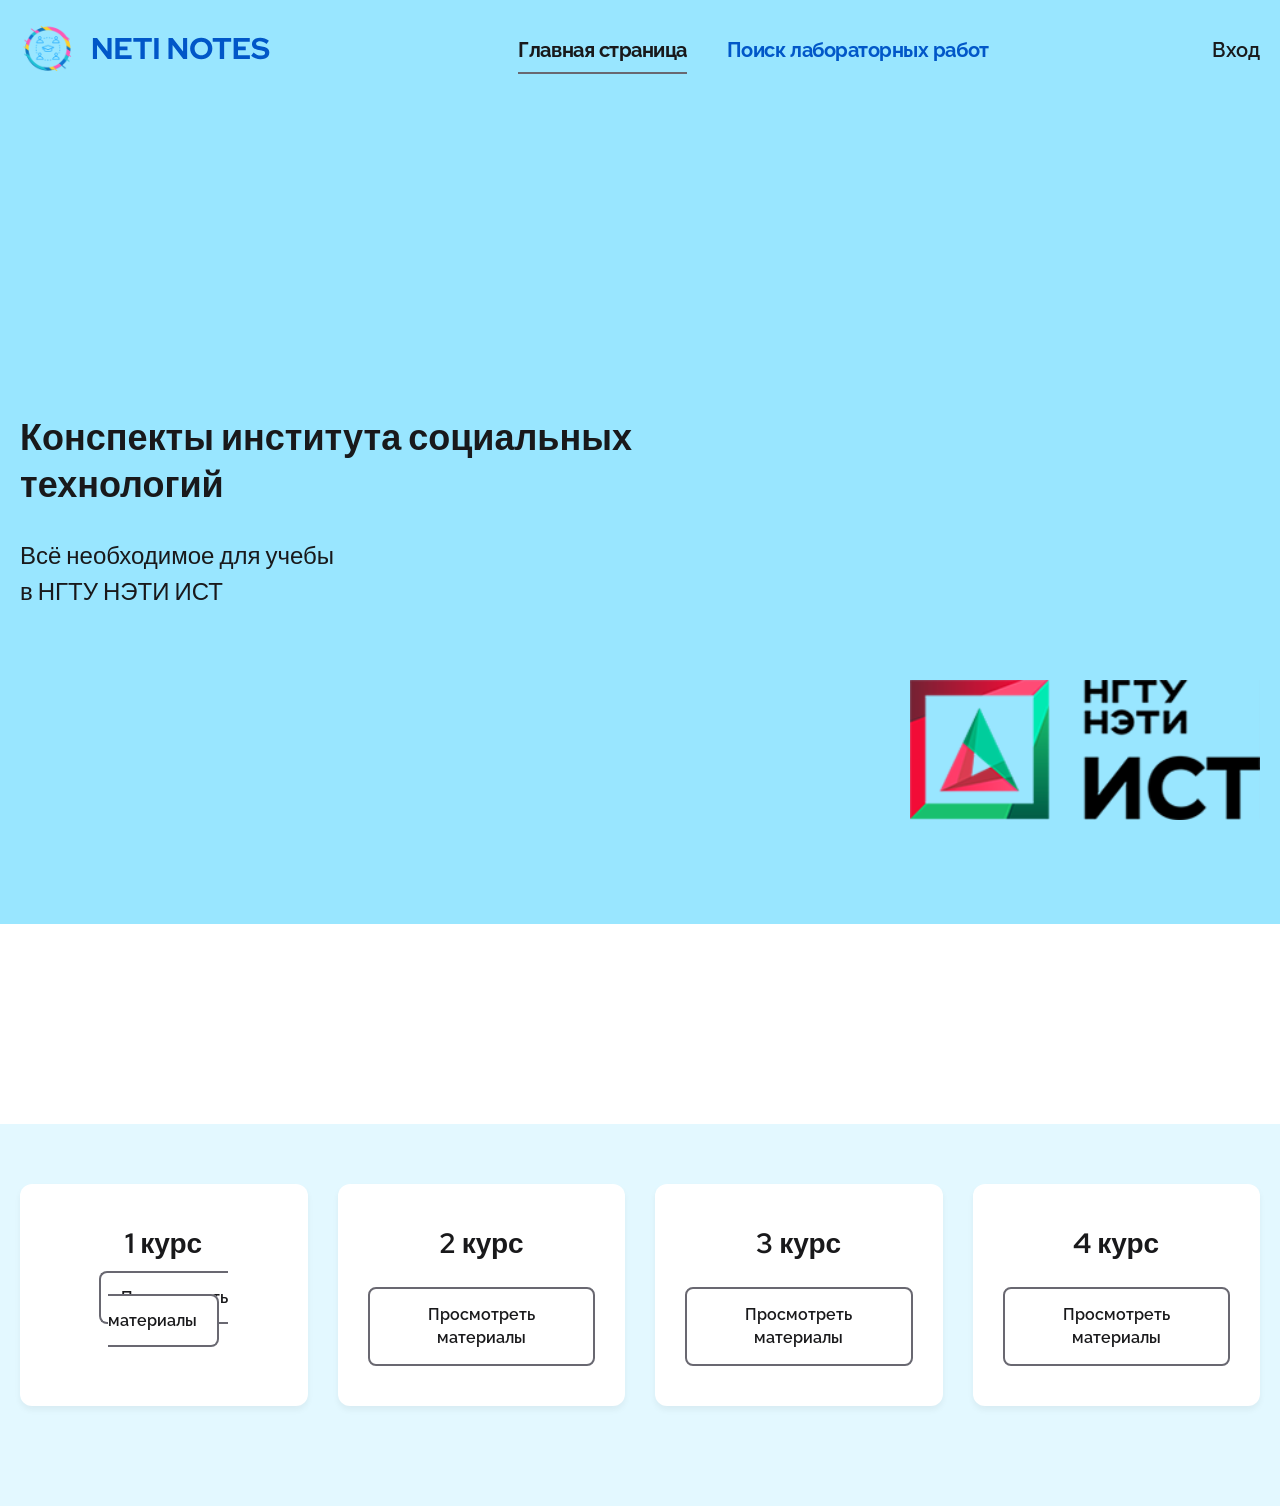
<file: IST.html>
<!DOCTYPE html>
<html lang="en">
<head>
    <meta charset="UTF-8">
    <meta name="viewport" content="width=device-width, initial-scale=1.0">
    <title>NETI NOTES AVTF</title>
    <link rel="stylesheet" href="style-faculty.css">
    <link rel="shortcut icon" href="images/favicon.svg" type="image/x-icon">
    <link rel="preconnect" href="https://fonts.googleapis.com">
<link rel="preconnect" href="https://fonts.gstatic.com" crossorigin>
<link href="https://fonts.googleapis.com/css2?family=Raleway:ital,wght@0,100..900;1,100..900&family=Red+Hat+Display:ital,wght@0,300..900;1,300..900&display=swap" rel="stylesheet">
</head>
<body>
    <header class="header">
        <div class="header__container">
            <nav class="header__nav">
                <img src="images/neti notes.svg" alt="">
                <ul class="header__list">
                    <li class="header__list-item">
                        <a class="header__list-link active" href="index.html">Главная страница</a>
                    </li>
                    <li>
                        <a class="header__list-link" href="">Поиск лабораторных работ</a>
                    </li>
                </ul>
                <a class="header__button" href="">Вход</a>
            </nav>
        </div>
    </header>
    <section class="hero">
        <div class="hero__container">
            <div class="hero__content">
                <h1 class="hero__title">Конспекты института социальных технологий</h1>
                <p class="hero__subtitle">Всё необходимое для учебы<br>в НГТУ НЭТИ ИСТ</p>
            </div>
            <div class="hero-image">
                <img src="images/IST.svg">
             </div>
        </div>
    </section>
    <div class="divider"></div>
    <section class="courses">
        <div class="courses__container">
            <div class="courses__grid">
                <div class="course-card">
                    <h3 class="course-card__title">1 курс</h3>
                    <a class="course-card__button" href="https://disk.yandex.ru/d/xbyGNfCIu0Eu1A">Просмотреть материалы</a>
                </div>
                <div class="course-card">
                    <h3 class="course-card__title">2 курс</h3>
                    <button class="course-card__button">Просмотреть материалы</button>
                </div>
                <div class="course-card">
                    <h3 class="course-card__title">3 курс</h3>
                    <button class="course-card__button">Просмотреть материалы</button>
                </div>
                <div class="course-card">
                    <h3 class="course-card__title">4 курс</h3>
                    <button class="course-card__button">Просмотреть материалы</button>
                </div>
            </div>
        </div>
    </section>
</body>
</html>
</file>
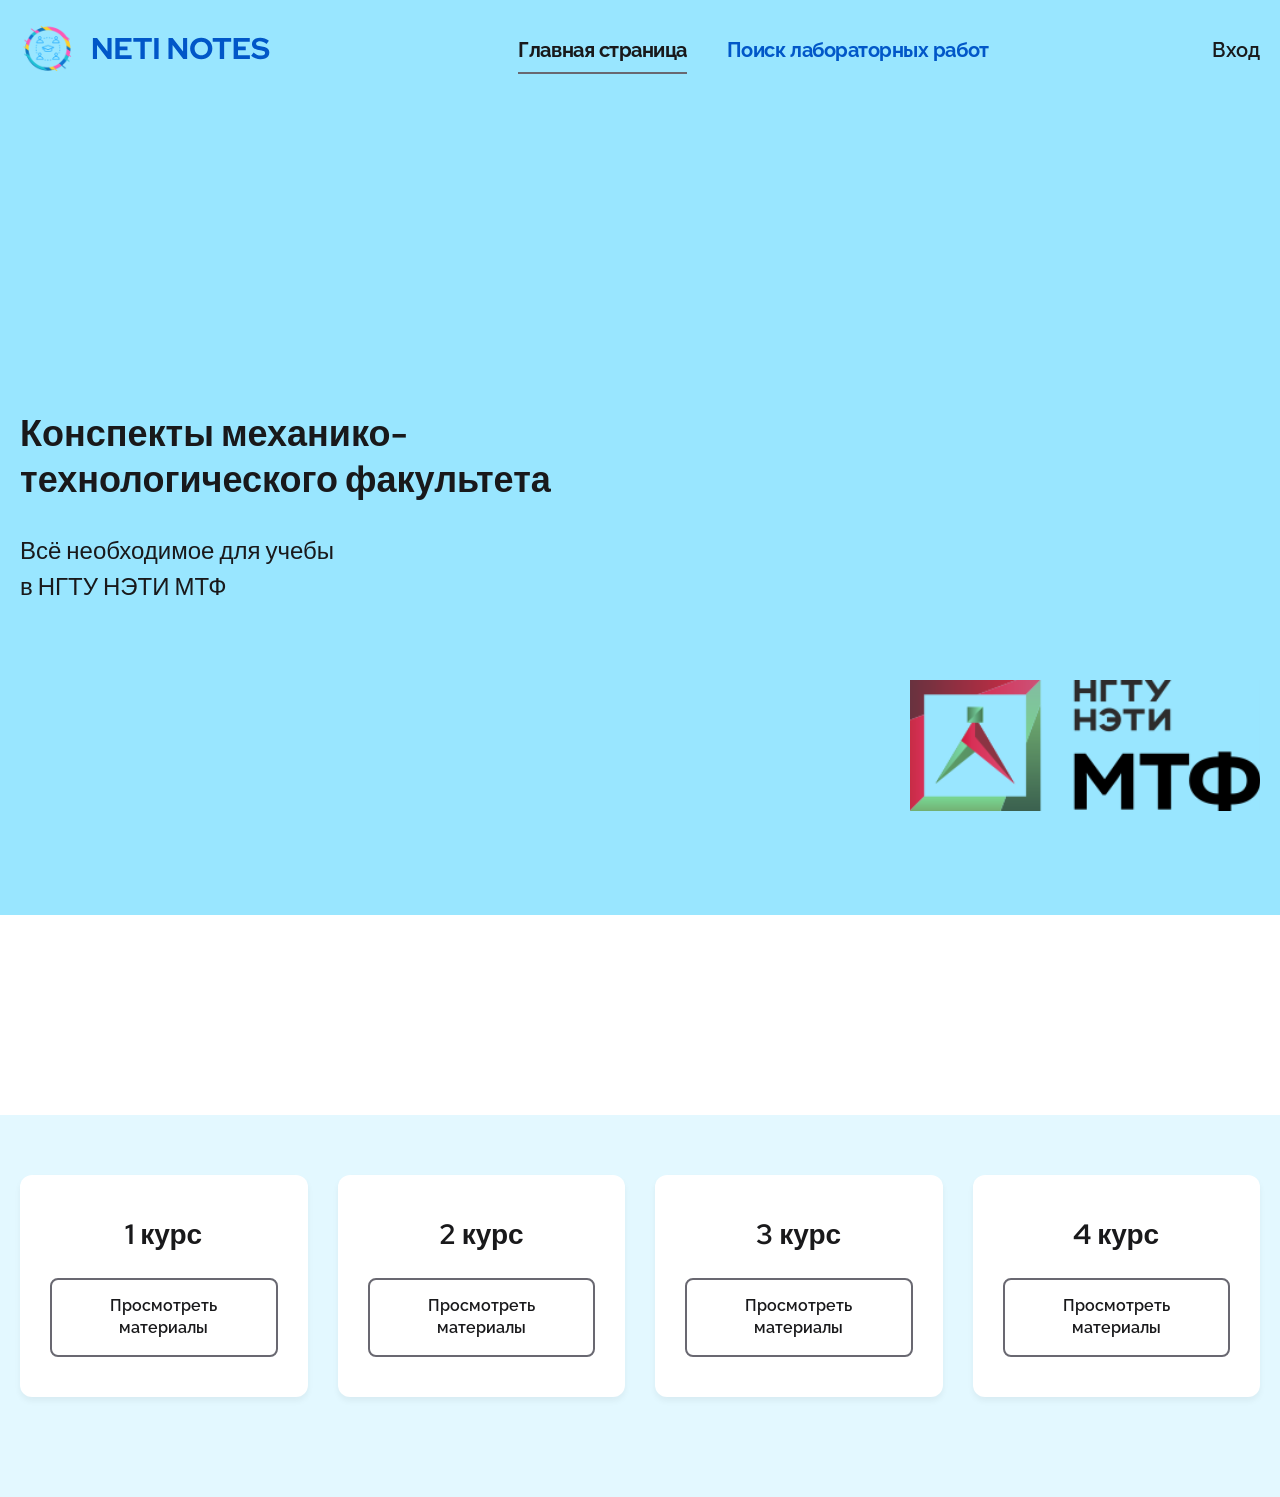
<file: MTF.html>
<!DOCTYPE html>
<html lang="en">
<head>
    <meta charset="UTF-8">
    <meta name="viewport" content="width=device-width, initial-scale=1.0">
    <title>NETI NOTES AVTF</title>
    <link rel="stylesheet" href="style-faculty.css">
    <link rel="shortcut icon" href="images/favicon.svg" type="image/x-icon">
    <link rel="preconnect" href="https://fonts.googleapis.com">
<link rel="preconnect" href="https://fonts.gstatic.com" crossorigin>
<link href="https://fonts.googleapis.com/css2?family=Raleway:ital,wght@0,100..900;1,100..900&family=Red+Hat+Display:ital,wght@0,300..900;1,300..900&display=swap" rel="stylesheet">
</head>
<body>
    <header class="header">
        <div class="header__container">
            <nav class="header__nav">
                <img src="images/neti notes.svg" alt="">
                <ul class="header__list">
                    <li class="header__list-item">
                        <a class="header__list-link active" href="index.html">Главная страница</a>
                    </li>
                    <li>
                        <a class="header__list-link" href="">Поиск лабораторных работ</a>
                    </li>
                </ul>
                <a class="header__button" href="">Вход</a>
            </nav>
        </div>
    </header>
    <section class="hero">
        <div class="hero__container">
            <div class="hero__content">
                <h1 class="hero__title">Конспекты механико-технологического факультета </h1>
                <p class="hero__subtitle">Всё необходимое для учебы<br>в НГТУ НЭТИ МТФ</p>
            </div>
            <div class="hero-image">
                <img src="images/MTF.svg">
             </div>
        </div>
    </section>
    <div class="divider"></div>
    <section class="courses">
        <div class="courses__container">
            <div class="courses__grid">
                <div class="course-card">
                    <h3 class="course-card__title">1 курс</h3>
                    <button class="course-card__button">Просмотреть материалы</button>
                </div>
                <div class="course-card">
                    <h3 class="course-card__title">2 курс</h3>
                    <button class="course-card__button">Просмотреть материалы</button>
                </div>
                <div class="course-card">
                    <h3 class="course-card__title">3 курс</h3>
                    <button class="course-card__button">Просмотреть материалы</button>
                </div>
                <div class="course-card">
                    <h3 class="course-card__title">4 курс</h3>
                    <button class="course-card__button">Просмотреть материалы</button>
                </div>
            </div>
        </div>
    </section>
</body>
</html>
</file>
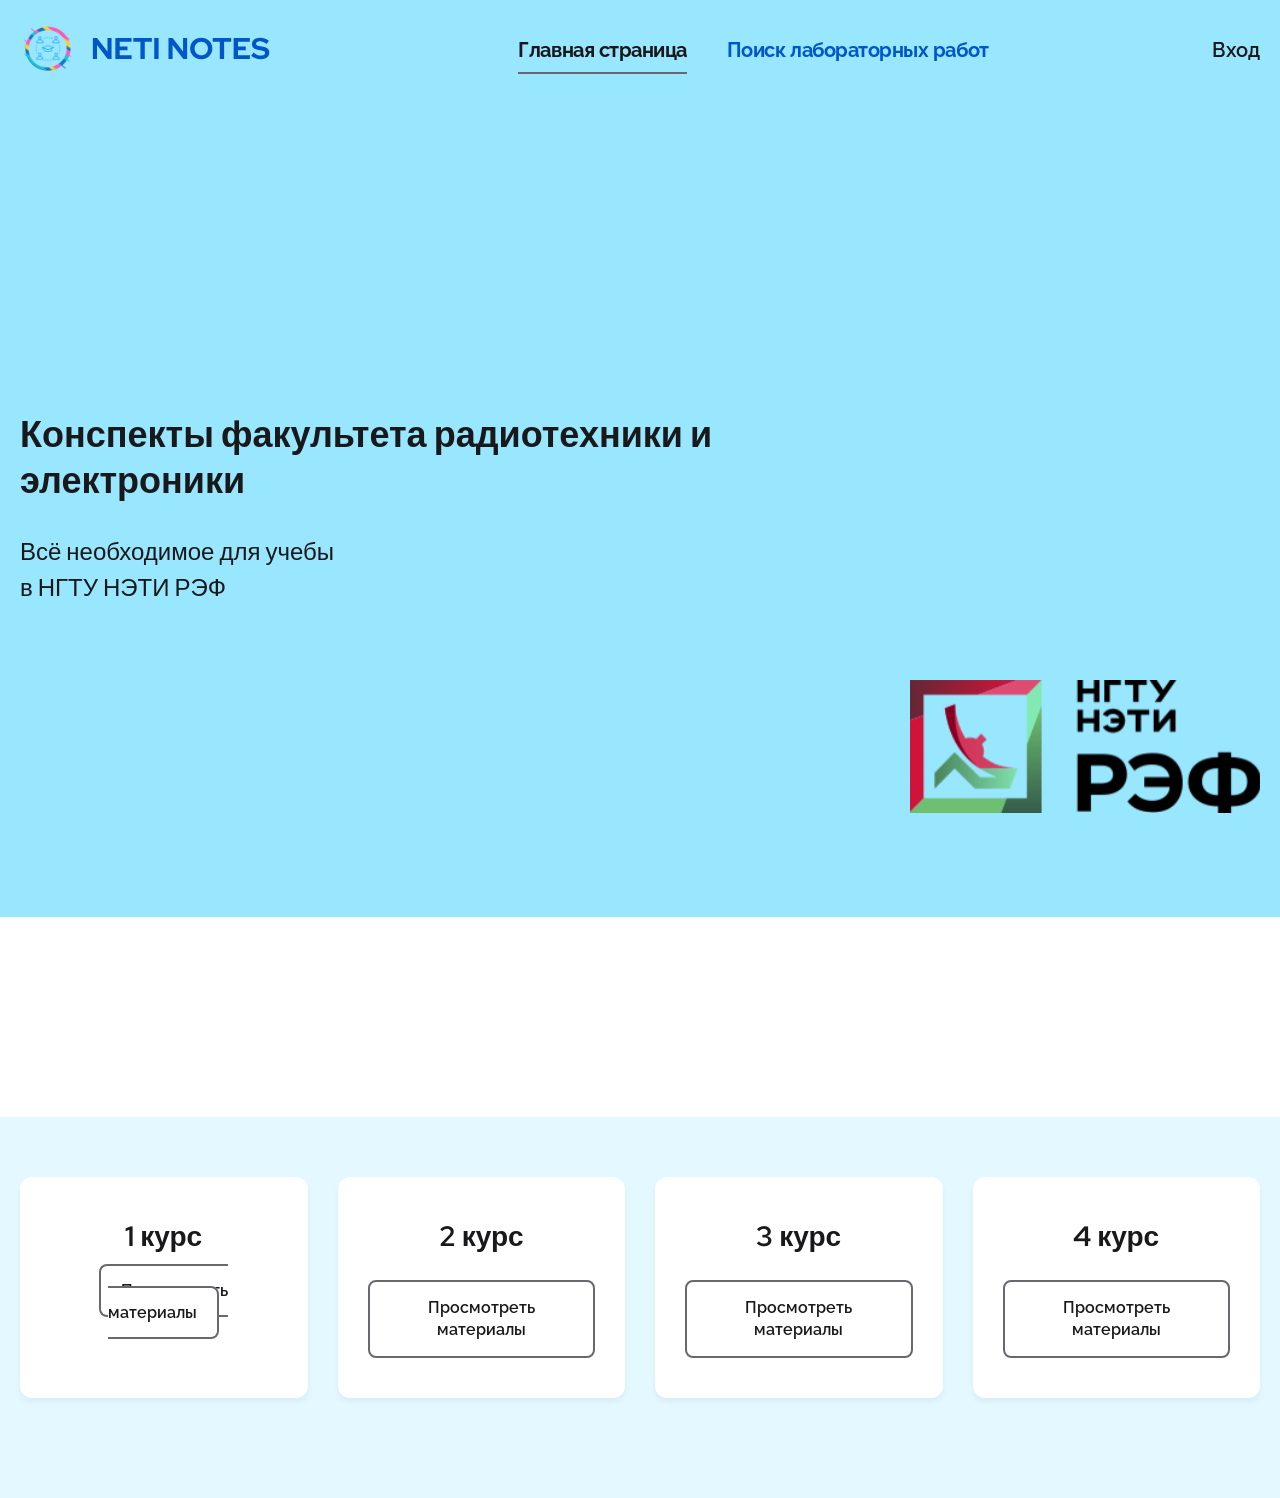
<file: REF.html>
<!DOCTYPE html>
<html lang="en">
<head>
    <meta charset="UTF-8">
    <meta name="viewport" content="width=device-width, initial-scale=1.0">
    <title>NETI NOTES AVTF</title>
    <link rel="stylesheet" href="style-faculty.css">
    <link rel="shortcut icon" href="images/favicon.svg" type="image/x-icon">
    <link rel="preconnect" href="https://fonts.googleapis.com">
<link rel="preconnect" href="https://fonts.gstatic.com" crossorigin>
<link href="https://fonts.googleapis.com/css2?family=Raleway:ital,wght@0,100..900;1,100..900&family=Red+Hat+Display:ital,wght@0,300..900;1,300..900&display=swap" rel="stylesheet">
</head>
<body>
    <header class="header">
        <div class="header__container">
            <nav class="header__nav">
                <img src="images/neti notes.svg" alt="">
                <ul class="header__list">
                    <li class="header__list-item">
                        <a class="header__list-link active" href="index.html">Главная страница</a>
                    </li>
                    <li>
                        <a class="header__list-link" href="">Поиск лабораторных работ</a>
                    </li>
                </ul>
                <a class="header__button" href="">Вход</a>
            </nav>
        </div>
    </header>
    <section class="hero">
        <div class="hero__container">
            <div class="hero__content">
                <h1 class="hero__title">Конспекты факультета радиотехники и электроники</h1>
                <p class="hero__subtitle">Всё необходимое для учебы<br>в НГТУ НЭТИ РЭФ</p>
            </div>
            <div class="hero-image">
                <img src="images/REF.svg">
             </div>
        </div>
    </section>
    <div class="divider"></div>
    <section class="courses">
        <div class="courses__container">
            <div class="courses__grid">
                <div class="course-card">
                    <h3 class="course-card__title">1 курс</h3>
                    <a class="course-card__button" href="https://disk.yandex.ru/d/4bgDhTsOPkt8Pg">Просмотреть материалы</a>
                </div>
                <div class="course-card">
                    <h3 class="course-card__title">2 курс</h3>
                    <button class="course-card__button">Просмотреть материалы</button>
                </div>
                <div class="course-card">
                    <h3 class="course-card__title">3 курс</h3>
                    <button class="course-card__button">Просмотреть материалы</button>
                </div>
                <div class="course-card">
                    <h3 class="course-card__title">4 курс</h3>
                    <button class="course-card__button">Просмотреть материалы</button>
                </div>
            </div>
        </div>
    </section>
</body>
</html>
</file>
<file: style.css>
:root {
    --dark: #19191B;
    --gray: #696871;
    --purple: #5454D4;
    --blue: #0157C8;
    --light-blue: #99E6FF;
    --light-light-blue: #E3F8FF;
}

* {
    margin: 0;
    padding: 0;
    box-sizing: border-box;
}

body {
    font-family: "Raleway", sans-serif;
}

.header {
    padding-block: 22px;
    background: var(--light-blue); 
}

.header__container {
    max-width: 1350px;
    margin-inline: auto;
    padding: 0 20px;
}

.header__nav {
    display: flex;
    justify-content: space-between;
    align-items: center;
}

.header__list {
    display: flex;
    gap: 40px;
}

ul {
    list-style: none;
}

.header__list-link {
    font-weight: 700;
    font-size: 20px;
    letter-spacing: -0.47px;
    color: var(--blue);
    transition: color 0.5s;
}

.header__list-link.active {
    color: var(--dark);
    border-bottom: 2px solid var(--gray);
    padding-bottom: 10px;
}

.header__list-link:hover {
    color: var(--dark);
}

a {
    text-decoration: none;
}

.header__button {
    font-weight: 600;
    font-size: 20px;
    letter-spacing: 0px;
    color: black;
}

main {
    background: var(--light-blue); 
}

.hero {
    padding: 0 150px;
    color: #1f2d3d;
    display: flex;
    align-items: flex-start;
    justify-content: space-between;
    height: 90vh;
}

.container {
    width: 60%;
    margin: 150px auto;
}

h1 {
    font-size: 32px;
    line-height: 1.4;
    margin-bottom: 40px;
}

.search-bar {
    display: flex;
    background: #fff;
    border-radius: 8px;
    overflow: hidden;
    box-shadow: 0 4px 10px rgba(0,0,0,0.1);
}

.search-item {
    display: flex;
    align-items: center;
    padding: 15px;
    flex: 1;
    border-right: 1px solid #ddd;
}

.search-item:last-child {
    border-right: none;
}

.icon {
    margin-right: 10px;
    opacity: 0.6;
}

input {
    border: none;
    outline: none;
    width: 100%;
    font-size: 14px;
}

.search-btn {
    background: #3b82f6;
    color: white;
    border: none;
    padding: 0 30px;
    font-size: 16px;
    cursor: pointer;
    transition: 0.5s;
}

.search-btn:hover {
    background: #2563eb;
}

.hero-image {
    /* margin-left: 100px;    */
    margin-top: auto;  
}

.hero-image img {
    max-width: 550px;
}

.faculties {
    padding: 80px 0;
    background: var(--light-light-blue);
}

.faculties__container {
    max-width: 1200px;
    margin: 0 auto;
    padding: 0 20px;
}

.faculties__title {
    font-size: 36px;
    font-weight: 700;
    color: var(--dark);
    margin-bottom: 50px;
    line-height: 1.3;
}

.faculties__subtitle {
    color: var(--dark);
    font-weight: 700;
}

.faculties__grid {
    display: grid;
    grid-template-columns: repeat(5, 1fr);
    gap: 24px;
}

.faculty-card {
    background: white;
    border-radius: 12px;
    padding: 30px 20px;
    display: flex;
    flex-direction: column;
    align-items: center;
    gap: 15px;
    transition: all 0.3s ease;
    box-shadow: 0 4px 6px rgba(0, 0, 0, 0.05);
    cursor: pointer;
    text-decoration: none;
}

.faculty-card:hover {
    transform: translateY(-5px);
    box-shadow: 0 12px 24px rgba(0, 0, 0, 0.1);
}

.faculty-card__logo {
    width: 160px;
    height: 80px;
    display: flex;
    align-items: center;
    justify-content: center;
}

.faculty-card__logo img {
    width: 100%;
    height: 100%;
    object-fit: contain;
}

.faculty-card__abbr {
    font-size: 24px;
    font-weight: 700;
    color: var(--dark);
    letter-spacing: 0.5px;
}


.burger {
    display: none;
    flex-direction: column;
    gap: 5px;
    background: none;
    border: none;
    cursor: pointer;
}

.burger span {
    width: 25px;
    height: 3px;
    background: var(--dark);
    transition: 0.3s;
}

/* АНИМАЦИЯ */
.burger.active span:nth-child(1) {
    transform: rotate(45deg) translate(5px, 5px);
}

.burger.active span:nth-child(2) {
    opacity: 0;
}

.burger.active span:nth-child(3) {
    transform: rotate(-45deg) translate(6px, -6px);
}

@media (max-width: 768px) {

    .burger {
        display: flex;
    }

    .header__list {
        position: absolute;
        top: 80px;
        left: 0;
        width: 100%;

        background: white;
        flex-direction: column;
        align-items: center;
        gap: 20px;

        padding: 30px 0;

        transform: translateY(-200%);
        transition: 0.4s;
        z-index: 10;
    }

    .header__list.active {
        transform: translateY(0);
    }

    .header__button {
        display: none;
    }
}

@media (max-width: 1200px) {
    .faculties__grid {
        grid-template-columns: repeat(4, 1fr);
    }
}

@media (max-width: 992px) {
    .faculties__grid {
        grid-template-columns: repeat(3, 1fr);
    }
    
    .hero {
        flex-direction: column;
        padding: 150px 0;
    }
    
    .hero-image {
        margin-left: 0;
        margin-top: 40px;
    }
}

@media (max-width: 768px) {
    .faculties__grid {
        grid-template-columns: repeat(2, 1fr);
    }
    
    .faculties__title {
        font-size: 28px;
    }
    
    .header__list {
        gap: 20px;
    }
    
    .header__list-link {
        font-size: 16px;
    }
    
    .search-bar {
        flex-direction: column;
    }
    
    .search-item {
        border-right: none;
        border-bottom: 1px solid #ddd;
    }
    
    .search-btn {
        padding: 15px 30px;
    }
}

@media (max-width: 480px) {
    .faculties__grid {
        grid-template-columns: 1fr;
    }
    
    .faculty-card {
        flex-direction: row;
        justify-content: flex-start;
        padding: 20px;
    }
    
    .faculty-card__logo {
        width: 100px;
        height: 60px;
    }
    
    .faculty-card__abbr {
        font-size: 20px;
    }
}
</file>
<file: style-faculty.css>
:root {
    --dark: #19191B;
    --gray: #696871;
    --purple: #5454D4;
    --blue: #0157C8;
    --light-blue: #99E6FF;
    --light-light-blue: #E3F8FF;
    --white: #FFFFFF;
}

* {
    margin: 0;
    padding: 0;
    box-sizing: border-box;
}

body {
    font-family: "Raleway", sans-serif;
    background-color: var(--light-light-blue);
}

/* Header Styles */
.header {
    padding-block: 22px;
    background: var(--light-blue); 
}

.header__container {
    max-width: 1350px;
    margin-inline: auto;
    padding: 0 20px;
}

.header__nav {
    display: flex;
    justify-content: space-between;
    align-items: center;
}

.header__list {
    display: flex;
    gap: 40px;
}

ul {
    list-style: none;
}

.header__list-link {
    font-weight: 700;
    font-size: 20px;
    letter-spacing: -0.47px;
    color: var(--blue);
    transition: color 0.3s;
}

.header__list-link.active {
    color: var(--dark);
    border-bottom: 2px solid var(--gray);
    padding-bottom: 10px;
}

.header__list-link:hover {
    color: var(--dark);
}

a {
    text-decoration: none;
}

.header__button {
    font-weight: 600;
    font-size: 20px;
    letter-spacing: 0px;
    color: var(--dark);
    transition: opacity 0.3s;
}

.header__button:hover {
    opacity: 0.7;
}

.hero {
    background: var(--light-blue);
    padding: 100px 0;
    min-height: 500px;
}

.hero__container {
    max-width: 1350px;
    margin-inline: auto;
    padding: 0 20px;
    display: flex;
    justify-content: space-between;
    align-items: center;
    gap: 60px;
}

.hero__content {
    flex: 1;
    max-width: 700px;
}

.hero__title {
    font-family: "Red Hat Display", sans-serif;
    font-weight: 700;
    font-size: 36px;
    line-height: 1.3;
    color: var(--dark);
    margin-bottom: 30px;
}

.hero__subtitle {
    font-family: "Red Hat Display", sans-serif;
    font-weight: 500;
    font-size: 24px;
    line-height: 1.5;
    color: var(--dark);
}

.hero-image {
    /* margin-left: 100px;    */
    margin-top: 480px;
}

.hero-image img {
    width: 350px;
}

.divider {
    height: 200px;
    background: var(--white);
}

.courses {
    background: var(--light-light-blue);
    padding: 60px 0 100px;
}

.courses__container {
    max-width: 1350px;
    margin-inline: auto;
    padding: 0 20px;
}

.courses__grid {
    display: grid;
    grid-template-columns: repeat(4, 1fr);
    gap: 30px;
}

.course-card {
    background: var(--white);
    border-radius: 12px;
    padding: 40px 30px;
    text-align: center;
    box-shadow: 0 4px 6px rgba(0, 0, 0, 0.05);
    transition: transform 0.3s, box-shadow 0.3s;
}

.course-card:hover {
    transform: translateY(-5px);
    box-shadow: 0 12px 24px rgba(0, 0, 0, 0.1);
}

.course-card__title {
    font-family: "Red Hat Display", sans-serif;
    font-weight: 700;
    font-size: 28px;
    color: var(--dark);
    margin-bottom: 25px;
}

.course-card__button {
    font-family: "Raleway", sans-serif;
    font-weight: 600;
    font-size: 16px;
    line-height: 1.4;
    color: var(--dark);
    background: var(--white);
    border: 2px solid var(--gray);
    border-radius: 8px;
    padding: 15px 20px;
    cursor: pointer;
    transition: all 0.3s;
    width: 100%;
}

.course-card__button:hover {
    background: var(--dark);
    color: var(--white);
    border-color: var(--dark);
}

@media (max-width: 1200px) {
    .courses__grid {
        grid-template-columns: repeat(2, 1fr);
    }
}

@media (max-width: 992px) {
    .hero__container {
        flex-direction: column;
        text-align: center;
    }
    
    .hero__content {
        max-width: 100%;
    }
    
    .hero__title {
        font-size: 32px;
    }
}

@media (max-width: 768px) {
    .header__list {
        display: none;
    }
    
    .hero {
        padding: 60px 0;
    }
    
    .hero__title {
        font-size: 28px;
    }
    
    .hero__subtitle {
        font-size: 20px;
    }
    
    .hero-image img {
        max-width: 1000px;
    }
    
    .courses__grid {
        grid-template-columns: 1fr;
        gap: 20px;
    }
    
    .course-card__title {
        font-size: 24px;
    }
}

@media (max-width: 480px) {
    .hero__title {
        font-size: 24px;
    }
    
    .hero__subtitle {
        font-size: 18px;
    }
    
    .course-card {
        padding: 30px 20px;
    }
}
</file>
